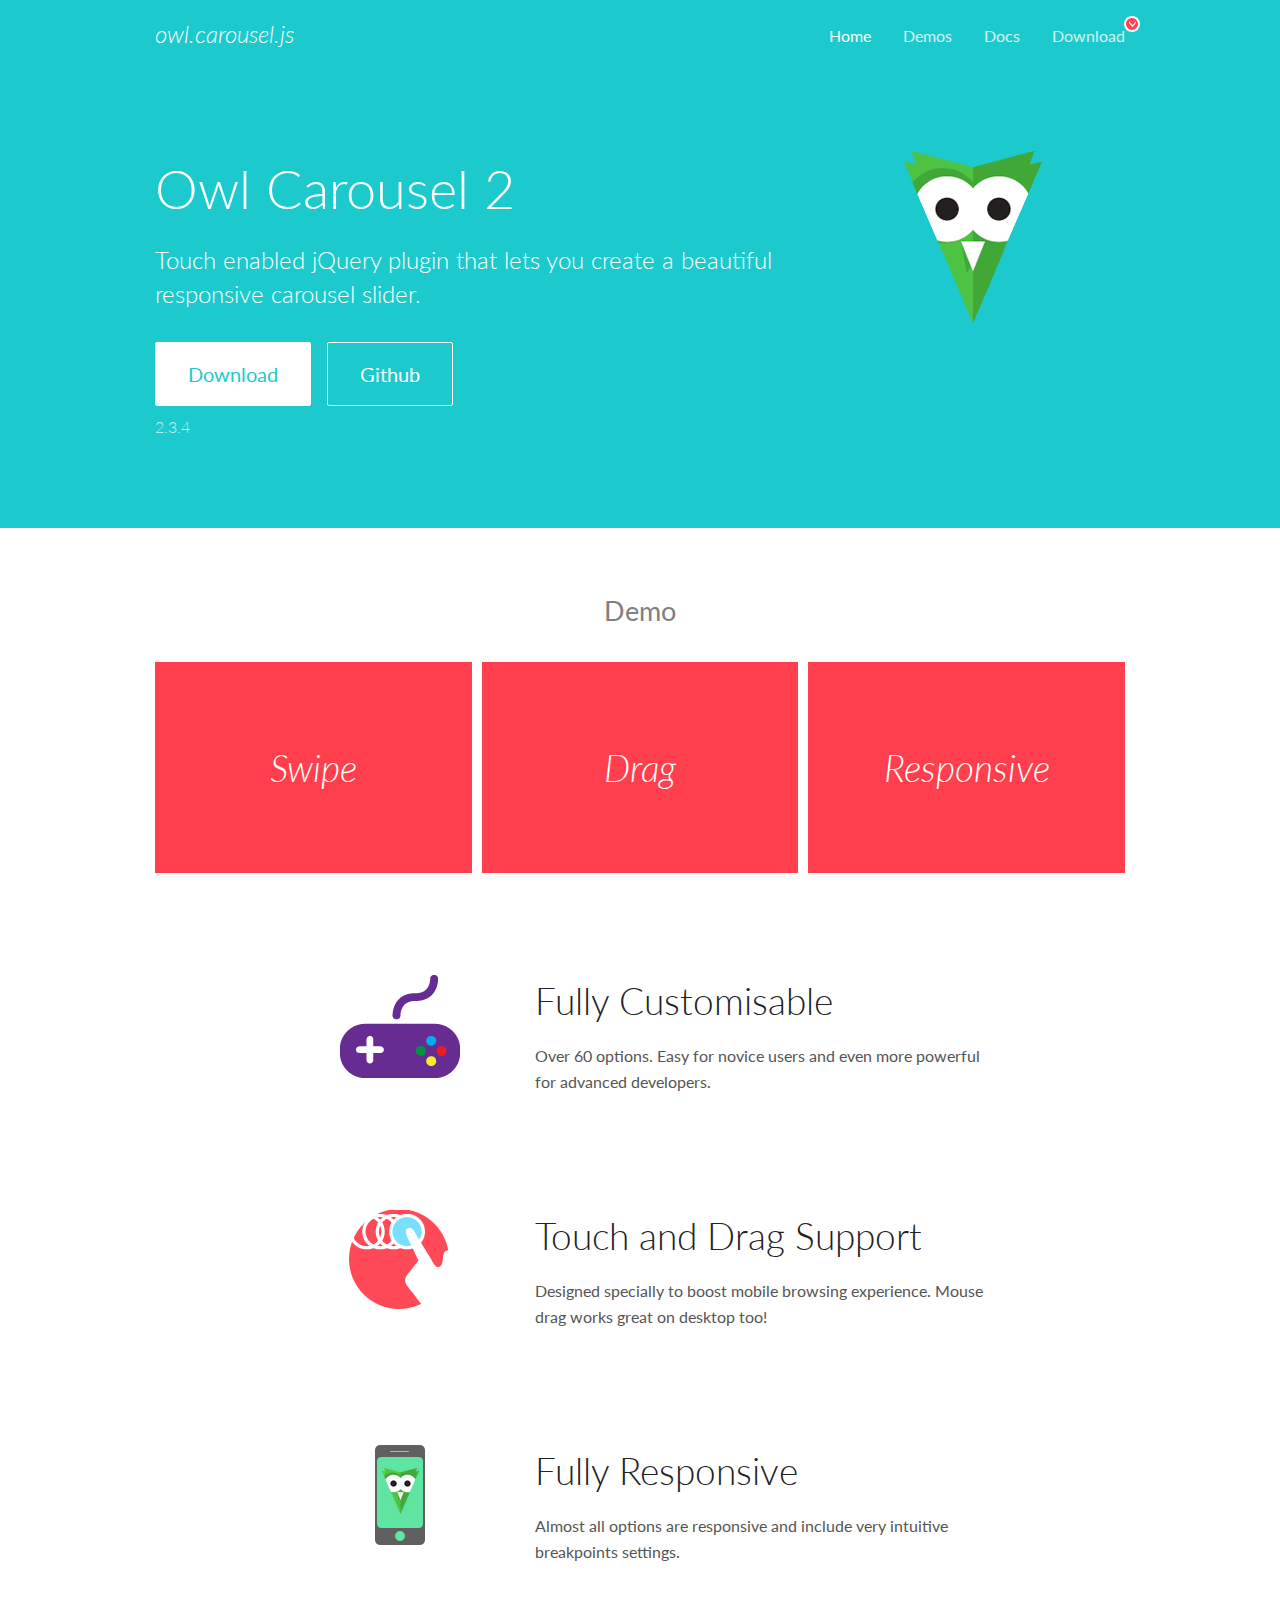
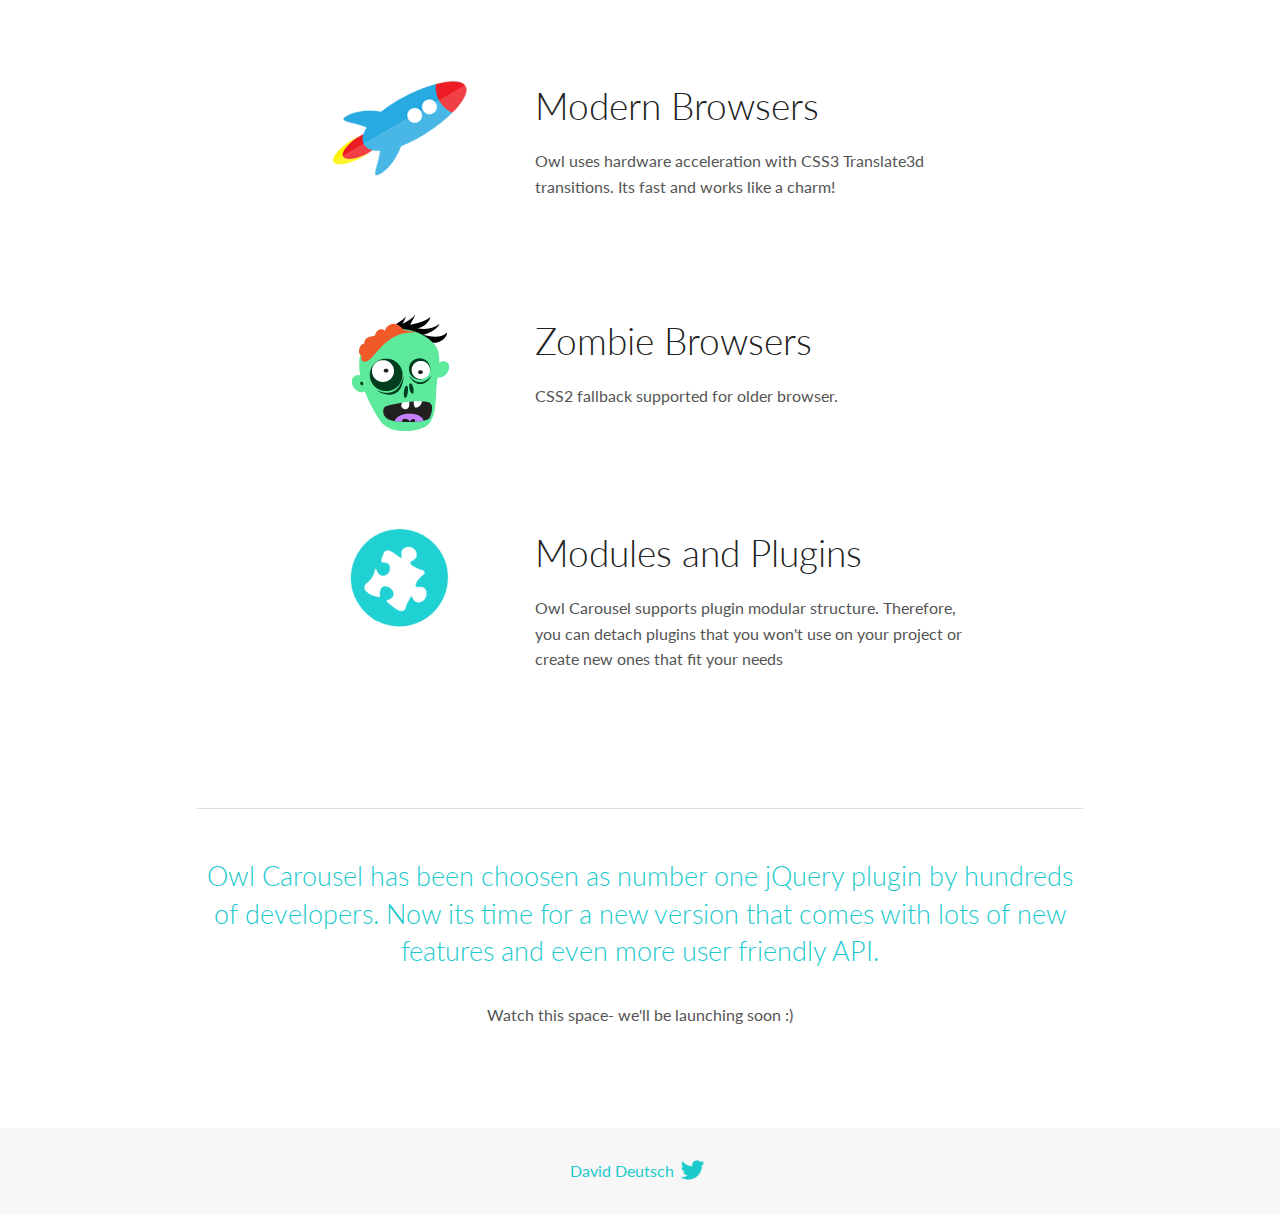
<file: OwlCarousel/OwlCarousel2-2.3.4/docs/index.html>
<!DOCTYPE html>
<html lang="en">
  <head>

    <!-- head -->
    <meta charset="utf-8">
    <meta name="msapplication-tap-highlight" content="no" />
    <meta name="viewport" content="width=device-width, initial-scale=1.0" />
    <meta name="description" content="Touch enabled jQuery plugin that lets you create beautiful responsive carousel slider.">
    <meta name="author" content="David Deutsch">
    <title>
      Home | Owl Carousel | 2.3.4
    </title>

    <!-- Stylesheets -->
    <link href='https://fonts.googleapis.com/css?family=Lato:300,400,700,400italic,300italic' rel='stylesheet' type='text/css'>
    <link rel="stylesheet" href="assets/css/docs.theme.min.css">

    <!-- Owl Stylesheets -->
    <link rel="stylesheet" href="assets/owlcarousel/assets/owl.carousel.min.css">
    <link rel="stylesheet" href="assets/owlcarousel/assets/owl.theme.default.min.css">

    <!-- HTML5 shim and Respond.js IE8 support of HTML5 elements and media queries -->

    <!--[if lt IE 9]>
      <script src="https://oss.maxcdn.com/libs/html5shiv/3.7.0/html5shiv.js"></script>
      <script src="https://oss.maxcdn.com/libs/respond.js/1.3.0/respond.min.js"></script>
    <![endif]-->

    <!-- Favicons -->
    <link rel="apple-touch-icon-precomposed" sizes="144x144" href="assets/ico/apple-touch-icon-144-precomposed.png">
    <link rel="shortcut icon" href="assets/ico/favicon.png">
    <link rel="shortcut icon" href="favicon.ico">

    <!-- Yeah i know js should not be in header. Its required for demos.-->

    <!-- javascript -->
    <script src="assets/vendors/jquery.min.js"></script>
    <script src="assets/owlcarousel/owl.carousel.js"></script>
  </head>
  <body>

    <!-- header -->
    <header class="header">
      <div class="row">
        <div class="large-12 columns">
          <div class="brand left">
            <h3>
              <a href="/OwlCarousel2/">owl.carousel.js</a> 
            </h3>
          </div>
          <a id="toggle-nav" class="right">
            <span></span> <span></span> <span></span> 
          </a> 
          <div class="nav-bar">
            <ul class="clearfix">
              <li class="active">
                <a href="/OwlCarousel2/index.html">Home</a> 
              </li>
              <li> <a href="/OwlCarousel2/demos/demos.html">Demos</a>  </li>
              <li> <a href="/OwlCarousel2/docs/started-welcome.html">Docs</a>  </li>
              <li>
                <a href="https://github.com/OwlCarousel2/OwlCarousel2/archive/2.3.4.zip">Download</a> 
                <span class="download"></span> 
              </li>
            </ul>
          </div>
        </div>
      </div>
    </header>

    <!-- home panel -->
    <section id="hero">
      <div class="row">
        <div class="large-8 medium-8 columns">
          <h1>Owl Carousel 2</h1>
          <h4>Touch enabled jQuery plugin that lets you create a beautiful responsive carousel slider.</h4>
          <a href="https://github.com/OwlCarousel2/OwlCarousel2/archive/2.3.4.zip" class="hero-button">Download</a> 
          <a href="https://github.com/OwlCarousel2/OwlCarousel2" class="hero-button outline">Github</a> 
          <p>2.3.4</p>
        </div>
        <div class="large-4 medium-4 columns">
          <img class="owl-logo" src="assets/img/owl-logo.png" alt="mr. Owl">
        </div>
      </div>
    </section>

    <!-- body -->
    <div class="home-demo">
      <div class="row">
        <div class="large-12 columns">
          <h3>Demo</h3>
          <div class="owl-carousel">
            <div class="item">
              <h2>Swipe</h2>
            </div>
            <div class="item">
              <h2>Drag</h2>
            </div>
            <div class="item">
              <h2>Responsive</h2>
            </div>
            <div class="item">
              <h2>CSS3</h2>
            </div>
            <div class="item">
              <h2>Fast</h2>
            </div>
            <div class="item">
              <h2>Easy</h2>
            </div>
            <div class="item">
              <h2>Free</h2>
            </div>
            <div class="item">
              <h2>Upgradable</h2>
            </div>
            <div class="item">
              <h2>Tons of options</h2>
            </div>
            <div class="item">
              <h2>Infinity</h2>
            </div>
            <div class="item">
              <h2>Auto Width</h2>
            </div>
          </div>
        </div>
      </div>
    </div>
    <script>
      var owl = $('.owl-carousel');
      owl.owlCarousel({
        margin: 10,
        loop: true,
        responsive: {
          0: {
            items: 1
          },
          600: {
            items: 2
          },
          1000: {
            items: 3
          }
        }
      })
    </script>

    <!-- features -->
    <div id="features">
      <div class="row">
        <div class="small-12 medium-9 small-centered columns">
          <section class="row feature">
            <div class="medium-4 small-12 columns">
              <img src="assets/img/feature-options.png" alt="">
            </div>
            <div class="medium-8 small-12 columns">
              <h2>Fully Customisable</h2>
              <p>Over 60 options. Easy for novice users and even more powerful for advanced developers.</p>
            </div>
          </section>
          <section class="row feature">
            <div class="medium-4 small-12 columns">
              <img src="assets/img/feature-drag.png" alt="">
            </div>
            <div class="medium-8 small-12 columns">
              <h2>Touch and Drag Support</h2>
              <p>Designed specially to boost mobile browsing experience. Mouse drag works great on desktop too!</p>
            </div>
          </section>
          <section class="row feature">
            <div class="medium-4 small-12 columns">
              <img src="assets/img/feature-responsive.png" alt="">
            </div>
            <div class="medium-8 small-12 columns">
              <h2>Fully Responsive</h2>
              <p>Almost all options are responsive and include very intuitive breakpoints settings.</p>
            </div>
          </section>
          <section class="row feature">
            <div class="medium-4 small-12 columns">
              <img src="assets/img/feature-modern.png" alt="">
            </div>
            <div class="medium-8 small-12 columns">
              <h2>Modern Browsers</h2>
              <p>Owl uses hardware acceleration with CSS3 Translate3d transitions. Its fast and works like a charm! </p>
            </div>
          </section>
          <section class="row feature">
            <div class="medium-4 small-12 columns">
              <img src="assets/img/feature-zombie.png" alt="">
            </div>
            <div class="medium-8 small-12 columns">
              <h2>Zombie Browsers</h2>
              <p>CSS2 fallback supported for older browser.</p>
            </div>
          </section>
          <section class="row feature">
            <div class="medium-4 small-12 columns">
              <img src="assets/img/feature-module.png" alt="">
            </div>
            <div class="medium-8 small-12 columns">
              <h2>Modules and Plugins</h2>
              <p>Owl Carousel supports plugin modular structure. Therefore, you can detach plugins that you won&#x27;t use on your project or create new ones that fit your needs</p>
            </div>
          </section>
        </div>
      </div>
    </div>

    <!-- footer -->
    <section id="teaser-text">
      <div class="row">
        <div class="small-12 medium-11 small-centered columns">
          <hr>
          <h3 id="owl-carousel-has-been-choosen-as-number-one-jquery-plugin-by-hundreds-of-developers-now-its-time-for-a-new-version-that-comes-with-lots-of-new-features-and-even-more-user-friendly-api-">Owl Carousel has been choosen as number one jQuery plugin by hundreds of developers. Now its time for a new version that comes with lots of new features and even more user friendly API.</h3>
          <p>Watch this space- we&#39;ll be launching soon :)</p>
        </div>
      </div>
    </section>

    <!-- footer -->
    <footer class="footer">
      <div class="row">
        <div class="large-12 columns">
          <h5>
            <a href="/OwlCarousel2/docs/support-contact.html">David Deutsch</a> 
            <a id="custom-tweet-button" href="https://twitter.com/share?url=https://github.com/OwlCarousel2/OwlCarousel2&text=Owl Carousel - This is so awesome! " target="_blank"></a> 
          </h5>
        </div>
      </div>
    </footer>

    <!-- vendors -->
    <script src="assets/vendors/highlight.js"></script>
    <script src="assets/js/app.js"></script>
  </body>
</html>
</file>
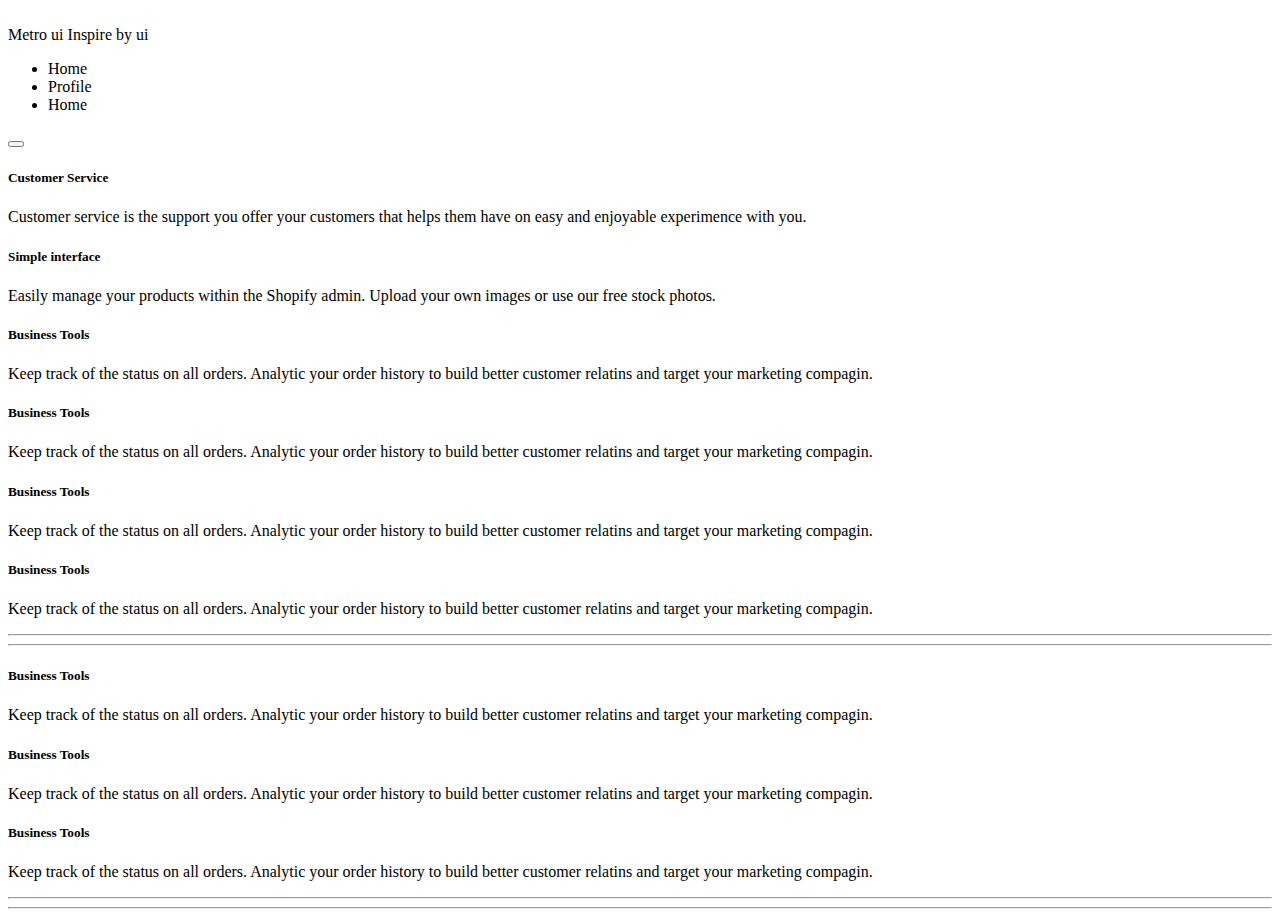
<file: metro/feature.html>
<!DOCTYPE html>
<html lang="en">

<head>
    <!-- Required meta tags -->
    <meta charset="utf-8">
    <meta name="viewport" content="width=device-width, initial-scale=1.0, maximum-scale=1.0, user-scalable=no">

    <!-- Metro 4 -->
    <link rel="stylesheet" href="https://cdn.metroui.org.ua/v4/css/metro-all.min.css">
</head>

<body>
    <div data-role="appbar" data-expand="true" class="bg-red fg-light">
        <a href="/" class="brand"><span class="mif-backspace mif-2x"></span></a>
    </div>

    <aside id="sb1" class="sidebar" data-role="sidebar" data-toggle="#sidebar-toggle">
        <div class="sidebar-header bg-red">
            <a href="/" class="fg-white sub-action" onclick="Metro.sidebar.close('#sb1'); return false;">
                <span class="mif-arrow-left mif-2x"></span>
            </a>
            <div class="avatar">
                <img data-role="gravatar">
            </div>
            <span class="title">Metro ui</span>
            <span class="subtitle">Inspire by ui</span>
        </div>
        <ul class="sidebar-menu">
            <li><a><span class="mif-home icon"></span>Home</a></li>
            <li><a><span class="mif-books icon"></span>Profile</a></li>
            <li><a><span class="mif-images icon"></span>Home</a></li>
        </ul>
    </aside>
    <main>
        <div class="h-100 p-ab">
            <button id="sidebar-toggle" class="button square">
                <span class="mif-menu"></span>
            </button>
        </div>
        <div class="container">
            <div class="grid">
                <div class="row text-center">
                    <div class="cell-lg-4">
                        <div class="card shadowed">
                            <div class="card-header"><span class="mif-home mif-3x"></span></div>
                            <div class="card-content p-2">
                                <h5>Customer Service</h5>
                                <p>Customer service is the support you offer your customers that helps them have on easy
                                    and enjoyable experimence with you.</p>
                            </div>
                        </div>
                    </div>
                    <div class="cell-lg-4">
                        <div class="card shadowed">
                            <div class="card-header"><span class="mif-airplane mif-3x"></span></div>
                            <div class="card-content p-2">
                                <h5>Simple interface</h5>
                                <p>Easily manage your products within the Shopify admin. Upload your own images or use
                                    our free stock photos.</p>
                            </div>
                        </div>
                    </div>
                    <div class="cell-lg-4">
                        <div class="card shadowed">
                            <div class="card-header"><span class="mif-tools mif-3x"></span></div>
                            <div class="card-content p-2">
                                <h5>Business Tools</h5>
                                <p>Keep track of the status on all orders. Analytic your order history to build better
                                    customer relatins and target your marketing compagin.</p>
                            </div>
                        </div>
                    </div>
                </div>
                <div class="row text-center">
                    <div class="cell-lg-4">
                        <div class="card shadowed">
                            <div class="card-header"><span class="mif-tools mif-3x"></span></div>
                            <div class="card-content p-2">
                                <h5>Business Tools</h5>
                                <p>Keep track of the status on all orders. Analytic your order history to build better
                                    customer relatins and target your marketing compagin.</p>
                            </div>
                        </div>
                    </div>
                    <div class="cell-lg-4">
                        <div class="card shadowed">
                            <div class="card-header"><span class="mif-tools mif-3x"></span></div>
                            <div class="card-content p-2">
                                <h5>Business Tools</h5>
                                <p>Keep track of the status on all orders. Analytic your order history to build better
                                    customer relatins and target your marketing compagin.</p>
                            </div>
                        </div>
                    </div>
                    <div class="cell-lg-4">
                        <div class="card shadowed">
                            <div class="card-header"><span class="mif-tools mif-3x"></span></div>
                            <div class="card-content p-2">
                                <h5>Business Tools</h5>
                                <p>Keep track of the status on all orders. Analytic your order history to build better
                                    customer relatins and target your marketing compagin.</p>
                            </div>
                        </div>
                    </div>
                </div>
            </div>
        </div>

        <div>
            <hr>
            <hr class="m-5 p-5">
        </div>

        <section id="columHeading" class="container">
            <div class="grid">
                <div class="row border">
                    <div class="cell-lg-4">
                        <div class="row">
                            <div class="cell-2">
                                <span class="mif-home icon mif-3x fg-lime"></span>
                            </div>
                            <div class="cell-10">
                                <h5>Business Tools</h5>
                                <p>Keep track of the status on all orders. Analytic your order history to build better
                                    customer relatins and target your marketing compagin.</p>
                            </div>
                        </div>
                    </div>
                    <div class="cell-lg-4">
                        <div class="row">
                            <div class="cell-2">
                                <span class="mif-home icon mif-3x fg-lime"></span>
                            </div>
                            <div class="cell-10">
                                <h5>Business Tools</h5>
                                <p>Keep track of the status on all orders. Analytic your order history to build better
                                    customer relatins and target your marketing compagin.</p>
                            </div>
                        </div>
                    </div>
                    <div class="cell-lg-4">
                        <div class="row">
                            <div class="cell-2">
                                <span class="mif-home icon mif-3x fg-lime"></span>
                            </div>
                            <div class="cell-10">
                                <h5>Business Tools</h5>
                                <p>Keep track of the status on all orders. Analytic your order history to build better
                                    customer relatins and target your marketing compagin.</p>
                            </div>
                        </div>
                    </div>
                </div>
            </div>
        </section>

        <div>
            <hr>
            <hr>
        </div>
    </main>
    <footer></footer>

    <!-- Metro 4 -->
    <script src="https://cdn.metroui.org.ua/v4/js/metro.min.js"></script>
</body>

</html>
</file>
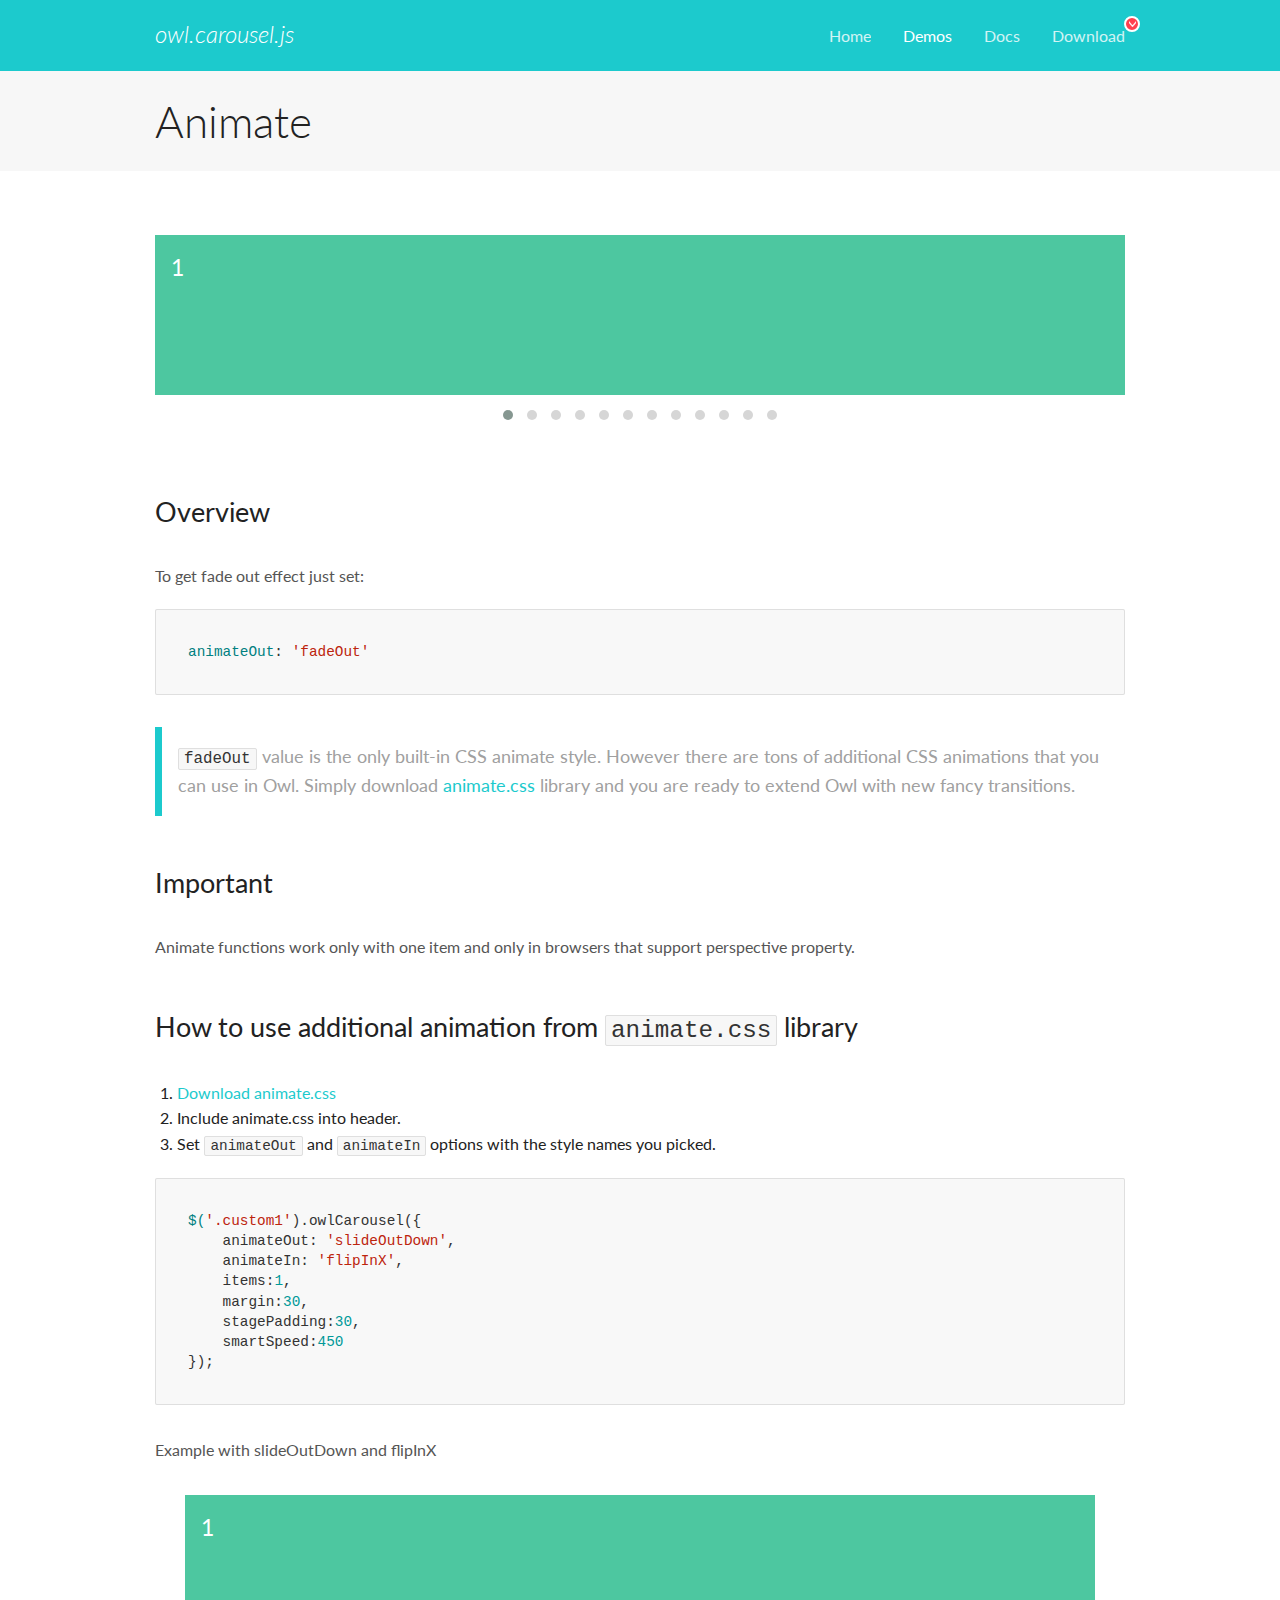
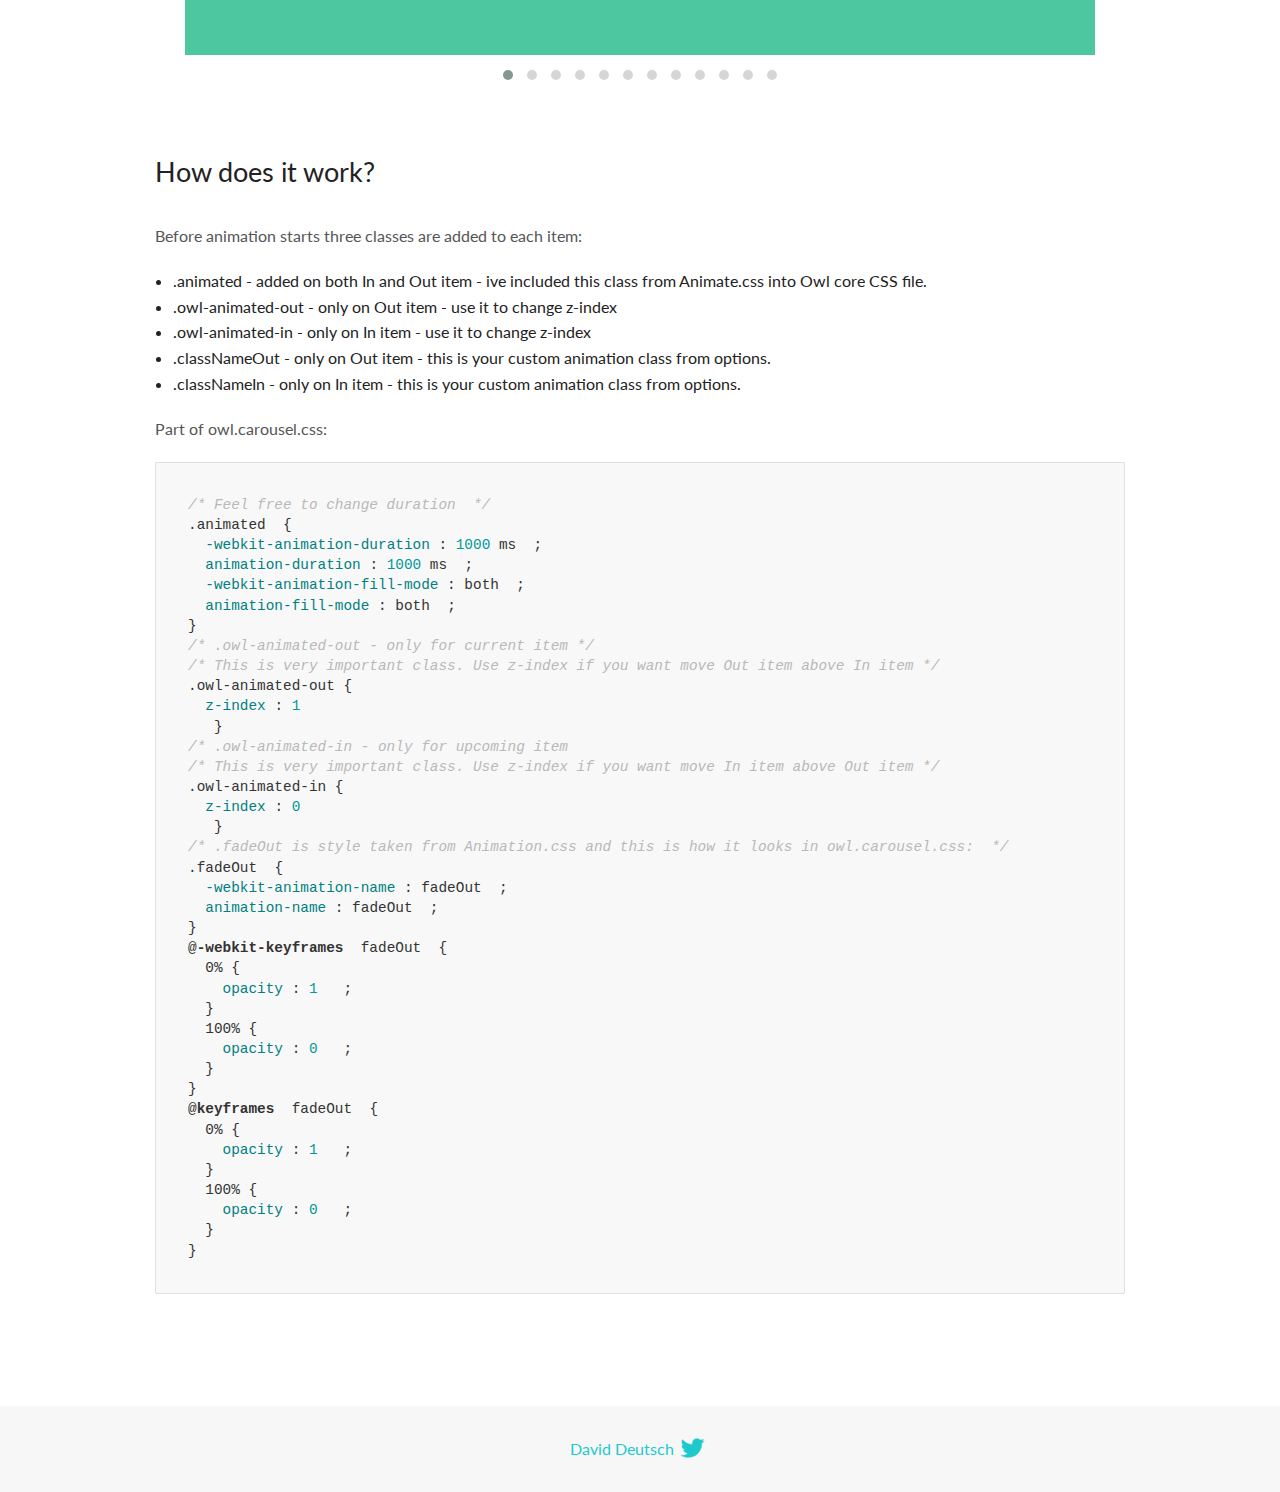
<file: OwlCarousel/OwlCarousel2-2.3.4/docs/demos/animate.html>
<!DOCTYPE html>
<html lang="en">
  <head>

    <!-- head -->
    <meta charset="utf-8">
    <meta name="msapplication-tap-highlight" content="no" />
    <meta name="viewport" content="width=device-width, initial-scale=1.0" />
    <meta name="description" content="Animate carousel">
    <meta name="author" content="David Deutsch">
    <title>
      Animate Demo | Owl Carousel | 2.3.4
    </title>

    <!-- Stylesheets -->
    <link href='https://fonts.googleapis.com/css?family=Lato:300,400,700,400italic,300italic' rel='stylesheet' type='text/css'>
    <link rel="stylesheet" href="../assets/css/docs.theme.min.css">

    <!-- Owl Stylesheets -->
    <link rel="stylesheet" href="../assets/owlcarousel/assets/owl.carousel.min.css">
    <link rel="stylesheet" href="../assets/owlcarousel/assets/owl.theme.default.min.css">

    <!-- HTML5 shim and Respond.js IE8 support of HTML5 elements and media queries -->

    <!--[if lt IE 9]>
      <script src="https://oss.maxcdn.com/libs/html5shiv/3.7.0/html5shiv.js"></script>
      <script src="https://oss.maxcdn.com/libs/respond.js/1.3.0/respond.min.js"></script>
    <![endif]-->

    <!-- Favicons -->
    <link rel="apple-touch-icon-precomposed" sizes="144x144" href="../assets/ico/apple-touch-icon-144-precomposed.png">
    <link rel="shortcut icon" href="../assets/ico/favicon.png">
    <link rel="shortcut icon" href="favicon.ico">

    <!-- Yeah i know js should not be in header. Its required for demos.-->

    <!-- javascript -->
    <script src="../assets/vendors/jquery.min.js"></script>
    <script src="../assets/owlcarousel/owl.carousel.js"></script>
  </head>
  <body>

    <!-- header -->
    <header class="header">
      <div class="row">
        <div class="large-12 columns">
          <div class="brand left">
            <h3>
              <a href="/OwlCarousel2/">owl.carousel.js</a> 
            </h3>
          </div>
          <a id="toggle-nav" class="right">
            <span></span> <span></span> <span></span> 
          </a> 
          <div class="nav-bar">
            <ul class="clearfix">
              <li> <a href="/OwlCarousel2/index.html">Home</a>  </li>
              <li class="active">
                <a href="/OwlCarousel2/demos/demos.html">Demos</a> 
              </li>
              <li> <a href="/OwlCarousel2/docs/started-welcome.html">Docs</a>  </li>
              <li>
                <a href="https://github.com/OwlCarousel2/OwlCarousel2/archive/2.3.4.zip">Download</a> 
                <span class="download"></span> 
              </li>
            </ul>
          </div>
        </div>
      </div>
    </header>

    <!-- title -->
    <section class="title">
      <div class="row">
        <div class="large-12 columns">
          <h1>Animate</h1>
        </div>
      </div>
    </section>

    <!--  Demos -->
    <section id="demos">
      <div class="row">
        <div class="large-12 columns">
          <div class="fadeOut owl-carousel owl-theme">
            <div class="item">
              <h4>1</h4>
            </div>
            <div class="item">
              <h4>2</h4>
            </div>
            <div class="item">
              <h4>3</h4>
            </div>
            <div class="item">
              <h4>4</h4>
            </div>
            <div class="item">
              <h4>5</h4>
            </div>
            <div class="item">
              <h4>6</h4>
            </div>
            <div class="item">
              <h4>7</h4>
            </div>
            <div class="item">
              <h4>8</h4>
            </div>
            <div class="item">
              <h4>9</h4>
            </div>
            <div class="item">
              <h4>10</h4>
            </div>
            <div class="item">
              <h4>11</h4>
            </div>
            <div class="item">
              <h4>12</h4>
            </div>
          </div>
          <h3 id="overview">Overview</h3>
          <p>To get fade out effect just set:</p>
          <pre><code>animateOut: &#39;fadeOut&#39;</code></pre>
          <blockquote>
            <p><code>fadeOut</code> value is the only built-in CSS animate style. However there are tons of additional CSS animations that you can use in Owl. Simply download
              <a href="https://daneden.github.io/animate.css/">animate.css</a>  library and you are ready to extend Owl with new fancy transitions.</p>
          </blockquote>
          <h3 id="important">Important</h3>
          <p>Animate functions work only with one item and only in browsers that support perspective property.</p>
          <h3 id="how-to-use-additional-animation-from-animate-css-library">How to use additional animation from <code>animate.css</code> library</h3>
          <ol>
            <li> <a href="https://daneden.github.io/animate.css/">Download animate.css</a>  </li>
            <li>Include animate.css into header.</li>
            <li>Set <code>animateOut</code> and <code>animateIn</code> options with the style names you picked.</li>
          </ol>
          <pre><code>$(&#39;.custom1&#39;).owlCarousel({
    animateOut: &#39;slideOutDown&#39;,
    animateIn: &#39;flipInX&#39;,
    items:1,
    margin:30,
    stagePadding:30,
    smartSpeed:450
});</code></pre>
          <p>Example with slideOutDown and flipInX</p>
          <div class="custom1 owl-carousel owl-theme">
            <div class="item">
              <h4>1</h4>
            </div>
            <div class="item">
              <h4>2</h4>
            </div>
            <div class="item">
              <h4>3</h4>
            </div>
            <div class="item">
              <h4>4</h4>
            </div>
            <div class="item">
              <h4>5</h4>
            </div>
            <div class="item">
              <h4>6</h4>
            </div>
            <div class="item">
              <h4>7</h4>
            </div>
            <div class="item">
              <h4>8</h4>
            </div>
            <div class="item">
              <h4>9</h4>
            </div>
            <div class="item">
              <h4>10</h4>
            </div>
            <div class="item">
              <h4>11</h4>
            </div>
            <div class="item">
              <h4>12</h4>
            </div>
          </div>
          <h3 id="how-does-it-work-">How does it work?</h3>
          <p>Before animation starts three classes are added to each item:</p>
          <ul>
            <li>.animated - added on both In and Out item - ive included this class from Animate.css into Owl core CSS file.</li>
            <li>.owl-animated-out - only on Out item - use it to change z-index</li>
            <li>.owl-animated-in - only on In item - use it to change z-index</li>
            <li>.classNameOut - only on Out item - this is your custom animation class from options.</li>
            <li>.classNameIn - only on In item - this is your custom animation class from options.</li>
          </ul>
          <p>Part of owl.carousel.css:</p>
          <pre><code class="language-css"><span class="comment">/* Feel free to change duration  */</span> 
<span class="class">.animated</span>  <span class="rules">{
  <span class="rule"><span class="attribute">-webkit-animation-duration</span> :<span class="value"> <span class="number">1000</span> ms</span> </span> ;
  <span class="rule"><span class="attribute">animation-duration</span> :<span class="value"> <span class="number">1000</span> ms</span> </span> ;
  <span class="rule"><span class="attribute">-webkit-animation-fill-mode</span> :<span class="value"> both</span> </span> ;
  <span class="rule"><span class="attribute">animation-fill-mode</span> :<span class="value"> both</span> </span> ;
<span class="rule">}</span> </span> 
<span class="comment">/* .owl-animated-out - only for current item */</span> 
<span class="comment">/* This is very important class. Use z-index if you want move Out item above In item */</span> 
<span class="class">.owl-animated-out</span> <span class="rules">{
  <span class="rule"><span class="attribute">z-index</span> :<span class="value"> <span class="number">1</span> 
</span> </span> </span> }
<span class="comment">/* .owl-animated-in - only for upcoming item
/* This is very important class. Use z-index if you want move In item above Out item */</span> 
<span class="class">.owl-animated-in</span> <span class="rules">{
  <span class="rule"><span class="attribute">z-index</span> :<span class="value"> <span class="number">0</span> 
</span> </span> </span> }
<span class="comment">/* .fadeOut is style taken from Animation.css and this is how it looks in owl.carousel.css:  */</span> 
<span class="class">.fadeOut</span>  <span class="rules">{
  <span class="rule"><span class="attribute">-webkit-animation-name</span> :<span class="value"> fadeOut</span> </span> ;
  <span class="rule"><span class="attribute">animation-name</span> :<span class="value"> fadeOut</span> </span> ;
<span class="rule">}</span> </span> 
<span class="at_rule">@<span class="keyword">-webkit-keyframes</span>  fadeOut </span> {
  0% <span class="rules">{
    <span class="rule"><span class="attribute">opacity</span> :<span class="value"> <span class="number">1</span> </span> </span> ;
  <span class="rule">}</span> </span> 
  100% <span class="rules">{
    <span class="rule"><span class="attribute">opacity</span> :<span class="value"> <span class="number">0</span> </span> </span> ;
  <span class="rule">}</span> </span> 
}
<span class="at_rule">@<span class="keyword">keyframes</span>  fadeOut </span> {
  0% <span class="rules">{
    <span class="rule"><span class="attribute">opacity</span> :<span class="value"> <span class="number">1</span> </span> </span> ;
  <span class="rule">}</span> </span> 
  100% <span class="rules">{
    <span class="rule"><span class="attribute">opacity</span> :<span class="value"> <span class="number">0</span> </span> </span> ;
  <span class="rule">}</span> </span> 
}</code></pre>
          <link rel="stylesheet" href="../assets/css/animate.css">
          <script>
            jQuery(document).ready(function($) {
              $('.fadeOut').owlCarousel({
                items: 1,
                animateOut: 'fadeOut',
                loop: true,
                margin: 10,
              });
              $('.custom1').owlCarousel({
                animateOut: 'slideOutDown',
                animateIn: 'flipInX',
                items: 1,
                margin: 30,
                stagePadding: 30,
                smartSpeed: 450
              });
            });
          </script>
        </div>
      </div>
    </section>

    <!-- footer -->
    <footer class="footer">
      <div class="row">
        <div class="large-12 columns">
          <h5>
            <a href="/OwlCarousel2/docs/support-contact.html">David Deutsch</a> 
            <a id="custom-tweet-button" href="https://twitter.com/share?url=https://github.com/OwlCarousel2/OwlCarousel2&text=Owl Carousel - This is so awesome! " target="_blank"></a> 
          </h5>
        </div>
      </div>
    </footer>

    <!-- vendors -->
    <script src="../assets/vendors/highlight.js"></script>
    <script src="../assets/js/app.js"></script>
  </body>
</html>
</file>
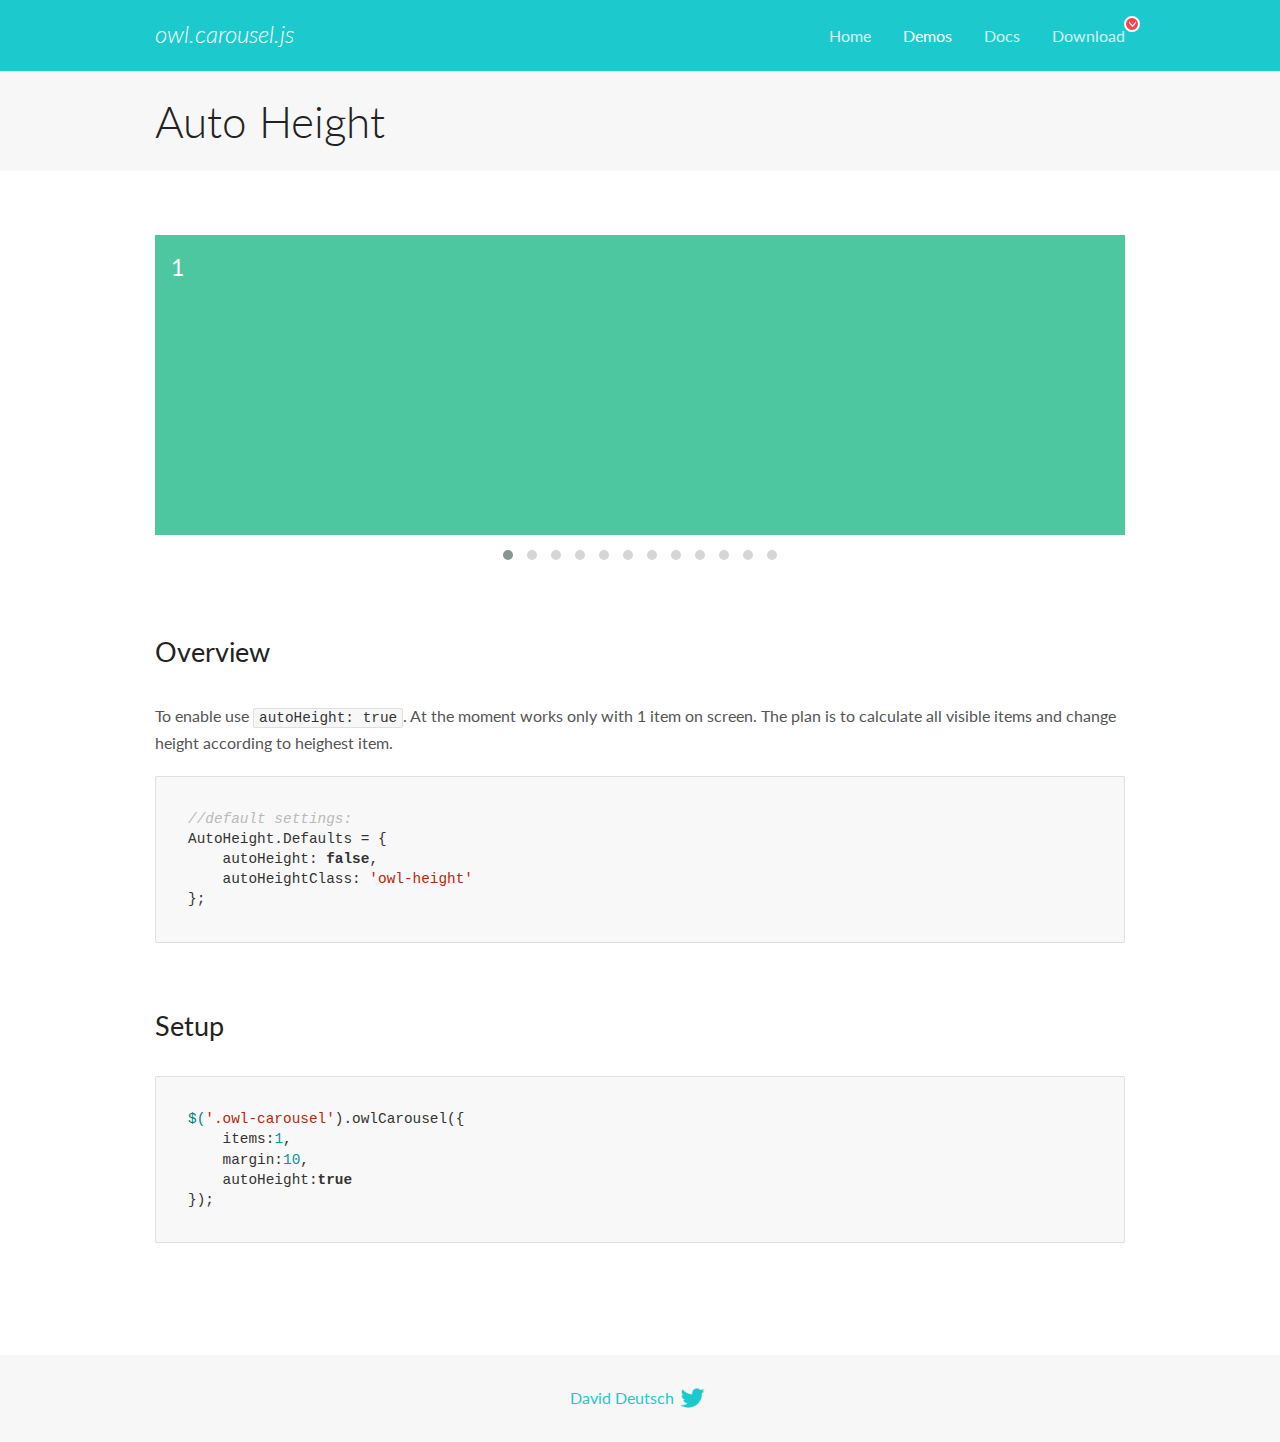
<file: OwlCarousel/OwlCarousel2-2.3.4/docs/demos/autoheight.html>
<!DOCTYPE html>
<html lang="en">
  <head>

    <!-- head -->
    <meta charset="utf-8">
    <meta name="msapplication-tap-highlight" content="no" />
    <meta name="viewport" content="width=device-width, initial-scale=1.0" />
    <meta name="description" content="autoHeight usage demo">
    <meta name="author" content="David Deutsch">
    <title>
      Auto Height Demo | Owl Carousel | 2.3.4
    </title>

    <!-- Stylesheets -->
    <link href='https://fonts.googleapis.com/css?family=Lato:300,400,700,400italic,300italic' rel='stylesheet' type='text/css'>
    <link rel="stylesheet" href="../assets/css/docs.theme.min.css">

    <!-- Owl Stylesheets -->
    <link rel="stylesheet" href="../assets/owlcarousel/assets/owl.carousel.min.css">
    <link rel="stylesheet" href="../assets/owlcarousel/assets/owl.theme.default.min.css">

    <!-- HTML5 shim and Respond.js IE8 support of HTML5 elements and media queries -->

    <!--[if lt IE 9]>
      <script src="https://oss.maxcdn.com/libs/html5shiv/3.7.0/html5shiv.js"></script>
      <script src="https://oss.maxcdn.com/libs/respond.js/1.3.0/respond.min.js"></script>
    <![endif]-->

    <!-- Favicons -->
    <link rel="apple-touch-icon-precomposed" sizes="144x144" href="../assets/ico/apple-touch-icon-144-precomposed.png">
    <link rel="shortcut icon" href="../assets/ico/favicon.png">
    <link rel="shortcut icon" href="favicon.ico">

    <!-- Yeah i know js should not be in header. Its required for demos.-->

    <!-- javascript -->
    <script src="../assets/vendors/jquery.min.js"></script>
    <script src="../assets/owlcarousel/owl.carousel.js"></script>
  </head>
  <body>

    <!-- header -->
    <header class="header">
      <div class="row">
        <div class="large-12 columns">
          <div class="brand left">
            <h3>
              <a href="/OwlCarousel2/">owl.carousel.js</a> 
            </h3>
          </div>
          <a id="toggle-nav" class="right">
            <span></span> <span></span> <span></span> 
          </a> 
          <div class="nav-bar">
            <ul class="clearfix">
              <li> <a href="/OwlCarousel2/index.html">Home</a>  </li>
              <li class="active">
                <a href="/OwlCarousel2/demos/demos.html">Demos</a> 
              </li>
              <li> <a href="/OwlCarousel2/docs/started-welcome.html">Docs</a>  </li>
              <li>
                <a href="https://github.com/OwlCarousel2/OwlCarousel2/archive/2.3.4.zip">Download</a> 
                <span class="download"></span> 
              </li>
            </ul>
          </div>
        </div>
      </div>
    </header>

    <!-- title -->
    <section class="title">
      <div class="row">
        <div class="large-12 columns">
          <h1>Auto Height</h1>
        </div>
      </div>
    </section>

    <!--  Demos -->
    <section id="demos">
      <div class="row">
        <div class="large-12 columns">
          <div class="owl-carousel owl-theme">
            <div class="item" style="height:300px">
              <h4>1</h4>
            </div>
            <div class="item" style="height:100px">
              <h4>2</h4>
            </div>
            <div class="item" style="height:500px">
              <h4>3</h4>
            </div>
            <div class="item" style="height:250px">
              <h4>4</h4>
            </div>
            <div class="item" style="height:400px">
              <h4>5</h4>
            </div>
            <div class="item" style="height:500px">
              <h4>6</h4>
            </div>
            <div class="item" style="height:600px">
              <h4>7</h4>
            </div>
            <div class="item" style="height:400px">
              <h4>8</h4>
            </div>
            <div class="item" style="height:300px">
              <h4>9</h4>
            </div>
            <div class="item" style="height:350px">
              <h4>10</h4>
            </div>
            <div class="item" style="height:200px">
              <h4>11</h4>
            </div>
            <div class="item" style="height:150px">
              <h4>12</h4>
            </div>
          </div>
          <h3 id="overview">Overview</h3>
          <p>To enable use <code>autoHeight: true</code>. At the moment works only with 1 item on screen. The plan is to calculate all visible items and change height according to heighest item.</p>
          <pre><code>//default settings:
AutoHeight.Defaults = {
    autoHeight: false,
    autoHeightClass: &#39;owl-height&#39;
};</code></pre>
          <h3 id="setup">Setup</h3>
          <pre><code>$(&#39;.owl-carousel&#39;).owlCarousel({
    items:1,
    margin:10,
    autoHeight:true
});</code></pre>
          <script>
            $(document).ready(function() {
              $('.owl-carousel').owlCarousel({
                items: 1,
                margin: 10,
                autoHeight: true
              });
            })
          </script>
        </div>
      </div>
    </section>

    <!-- footer -->
    <footer class="footer">
      <div class="row">
        <div class="large-12 columns">
          <h5>
            <a href="/OwlCarousel2/docs/support-contact.html">David Deutsch</a> 
            <a id="custom-tweet-button" href="https://twitter.com/share?url=https://github.com/OwlCarousel2/OwlCarousel2&text=Owl Carousel - This is so awesome! " target="_blank"></a> 
          </h5>
        </div>
      </div>
    </footer>

    <!-- vendors -->
    <script src="../assets/vendors/highlight.js"></script>
    <script src="../assets/js/app.js"></script>
  </body>
</html>
</file>
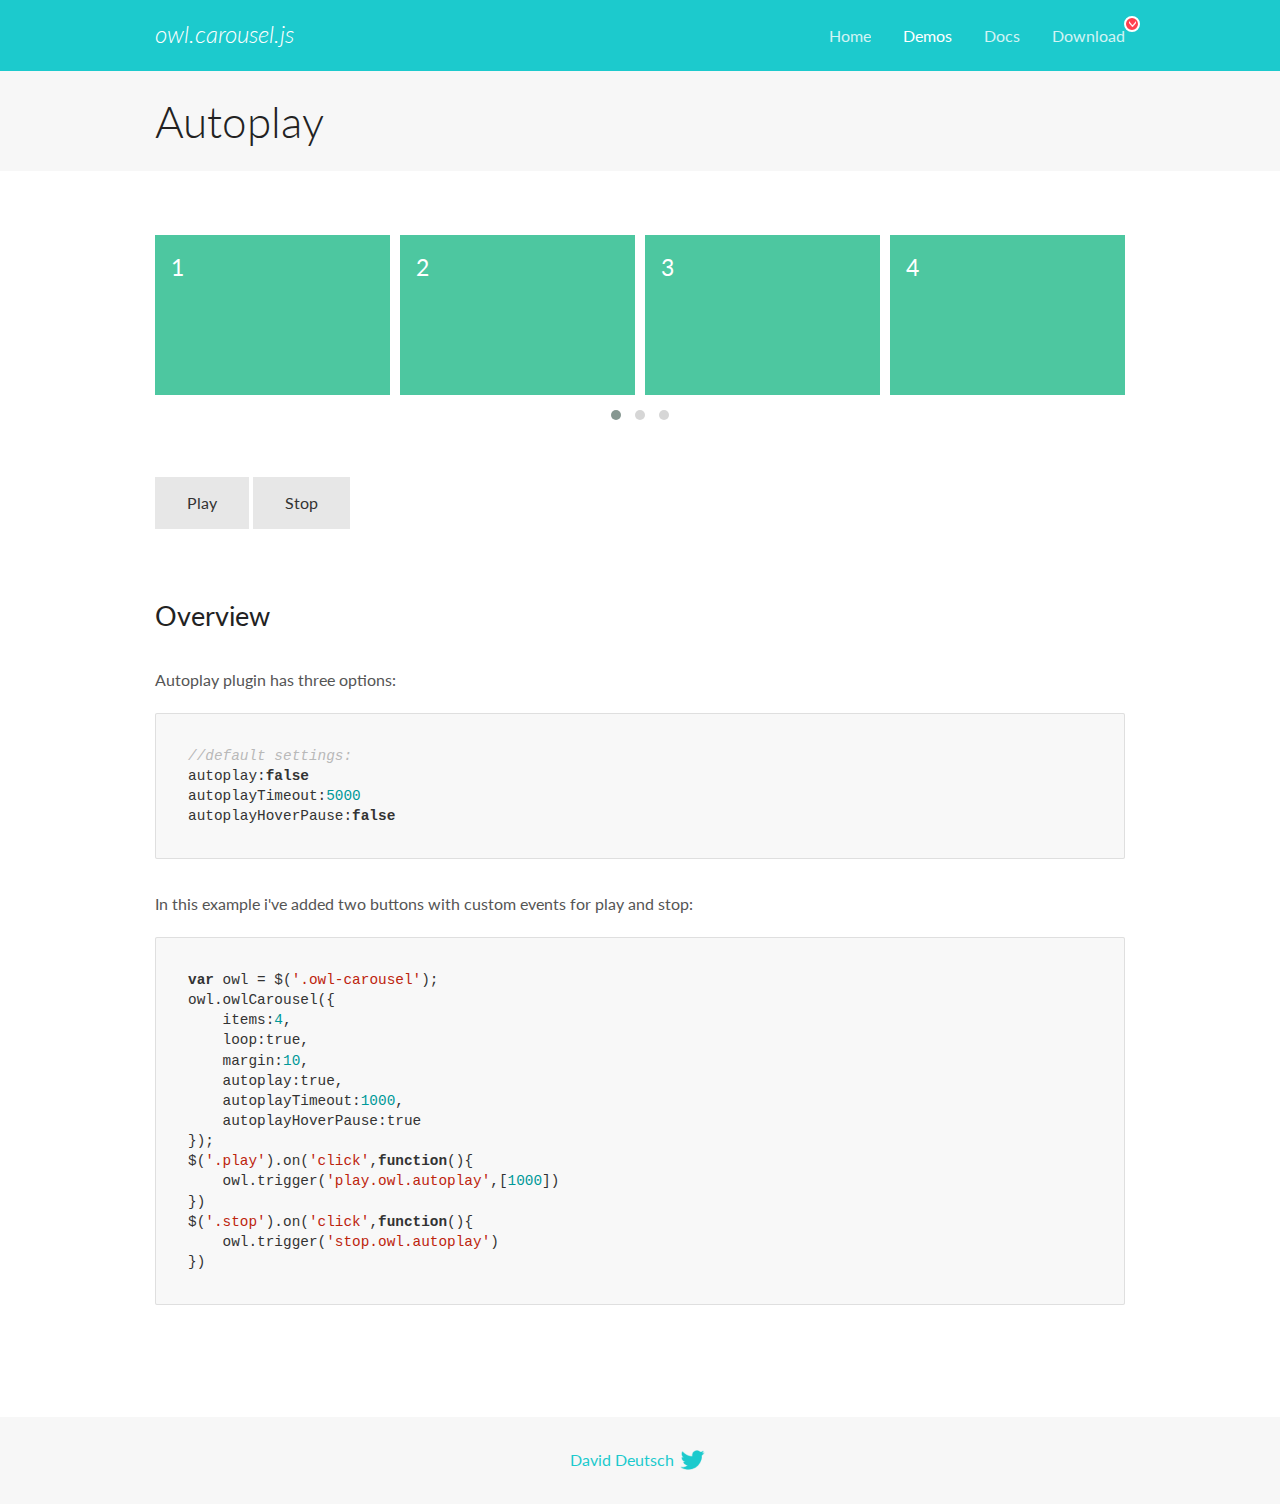
<file: OwlCarousel/OwlCarousel2-2.3.4/docs/demos/autoplay.html>
<!DOCTYPE html>
<html lang="en">
  <head>

    <!-- head -->
    <meta charset="utf-8">
    <meta name="msapplication-tap-highlight" content="no" />
    <meta name="viewport" content="width=device-width, initial-scale=1.0" />
    <meta name="description" content="Autoplay usage demo">
    <meta name="author" content="David Deutsch">
    <title>
      Autoplay Demo | Owl Carousel | 2.3.4
    </title>

    <!-- Stylesheets -->
    <link href='https://fonts.googleapis.com/css?family=Lato:300,400,700,400italic,300italic' rel='stylesheet' type='text/css'>
    <link rel="stylesheet" href="../assets/css/docs.theme.min.css">

    <!-- Owl Stylesheets -->
    <link rel="stylesheet" href="../assets/owlcarousel/assets/owl.carousel.min.css">
    <link rel="stylesheet" href="../assets/owlcarousel/assets/owl.theme.default.min.css">

    <!-- HTML5 shim and Respond.js IE8 support of HTML5 elements and media queries -->

    <!--[if lt IE 9]>
      <script src="https://oss.maxcdn.com/libs/html5shiv/3.7.0/html5shiv.js"></script>
      <script src="https://oss.maxcdn.com/libs/respond.js/1.3.0/respond.min.js"></script>
    <![endif]-->

    <!-- Favicons -->
    <link rel="apple-touch-icon-precomposed" sizes="144x144" href="../assets/ico/apple-touch-icon-144-precomposed.png">
    <link rel="shortcut icon" href="../assets/ico/favicon.png">
    <link rel="shortcut icon" href="favicon.ico">

    <!-- Yeah i know js should not be in header. Its required for demos.-->

    <!-- javascript -->
    <script src="../assets/vendors/jquery.min.js"></script>
    <script src="../assets/owlcarousel/owl.carousel.js"></script>
  </head>
  <body>

    <!-- header -->
    <header class="header">
      <div class="row">
        <div class="large-12 columns">
          <div class="brand left">
            <h3>
              <a href="/OwlCarousel2/">owl.carousel.js</a> 
            </h3>
          </div>
          <a id="toggle-nav" class="right">
            <span></span> <span></span> <span></span> 
          </a> 
          <div class="nav-bar">
            <ul class="clearfix">
              <li> <a href="/OwlCarousel2/index.html">Home</a>  </li>
              <li class="active">
                <a href="/OwlCarousel2/demos/demos.html">Demos</a> 
              </li>
              <li> <a href="/OwlCarousel2/docs/started-welcome.html">Docs</a>  </li>
              <li>
                <a href="https://github.com/OwlCarousel2/OwlCarousel2/archive/2.3.4.zip">Download</a> 
                <span class="download"></span> 
              </li>
            </ul>
          </div>
        </div>
      </div>
    </header>

    <!-- title -->
    <section class="title">
      <div class="row">
        <div class="large-12 columns">
          <h1>Autoplay</h1>
        </div>
      </div>
    </section>

    <!--  Demos -->
    <section id="demos">
      <div class="row">
        <div class="large-12 columns">
          <div class="owl-carousel owl-theme">
            <div class="item">
              <h4>1</h4>
            </div>
            <div class="item">
              <h4>2</h4>
            </div>
            <div class="item">
              <h4>3</h4>
            </div>
            <div class="item">
              <h4>4</h4>
            </div>
            <div class="item">
              <h4>5</h4>
            </div>
            <div class="item">
              <h4>6</h4>
            </div>
            <div class="item">
              <h4>7</h4>
            </div>
            <div class="item">
              <h4>8</h4>
            </div>
            <div class="item">
              <h4>9</h4>
            </div>
            <div class="item">
              <h4>10</h4>
            </div>
            <div class="item">
              <h4>11</h4>
            </div>
            <div class="item">
              <h4>12</h4>
            </div>
          </div>
          <a class="button secondary play">Play</a> 
          <a class="button secondary stop">Stop</a> 
          <h3 id="overview">Overview</h3>
          <p>Autoplay plugin has three options:</p>
          <pre><code>//default settings:
autoplay:false
autoplayTimeout:5000
autoplayHoverPause:false</code></pre>
          <p>In this example i&#39;ve added two buttons with custom events for play and stop:</p>
          <pre><code>var owl = $(&#39;.owl-carousel&#39;);
owl.owlCarousel({
    items:4,
    loop:true,
    margin:10,
    autoplay:true,
    autoplayTimeout:1000,
    autoplayHoverPause:true
});
$(&#39;.play&#39;).on(&#39;click&#39;,function(){
    owl.trigger(&#39;play.owl.autoplay&#39;,[1000])
})
$(&#39;.stop&#39;).on(&#39;click&#39;,function(){
    owl.trigger(&#39;stop.owl.autoplay&#39;)
})</code></pre>
          <script>
            $(document).ready(function() {
              var owl = $('.owl-carousel');
              owl.owlCarousel({
                items: 4,
                loop: true,
                margin: 10,
                autoplay: true,
                autoplayTimeout: 1000,
                autoplayHoverPause: true
              });
              $('.play').on('click', function() {
                owl.trigger('play.owl.autoplay', [1000])
              })
              $('.stop').on('click', function() {
                owl.trigger('stop.owl.autoplay')
              })
            })
          </script>
        </div>
      </div>
    </section>

    <!-- footer -->
    <footer class="footer">
      <div class="row">
        <div class="large-12 columns">
          <h5>
            <a href="/OwlCarousel2/docs/support-contact.html">David Deutsch</a> 
            <a id="custom-tweet-button" href="https://twitter.com/share?url=https://github.com/OwlCarousel2/OwlCarousel2&text=Owl Carousel - This is so awesome! " target="_blank"></a> 
          </h5>
        </div>
      </div>
    </footer>

    <!-- vendors -->
    <script src="../assets/vendors/highlight.js"></script>
    <script src="../assets/js/app.js"></script>
  </body>
</html>
</file>
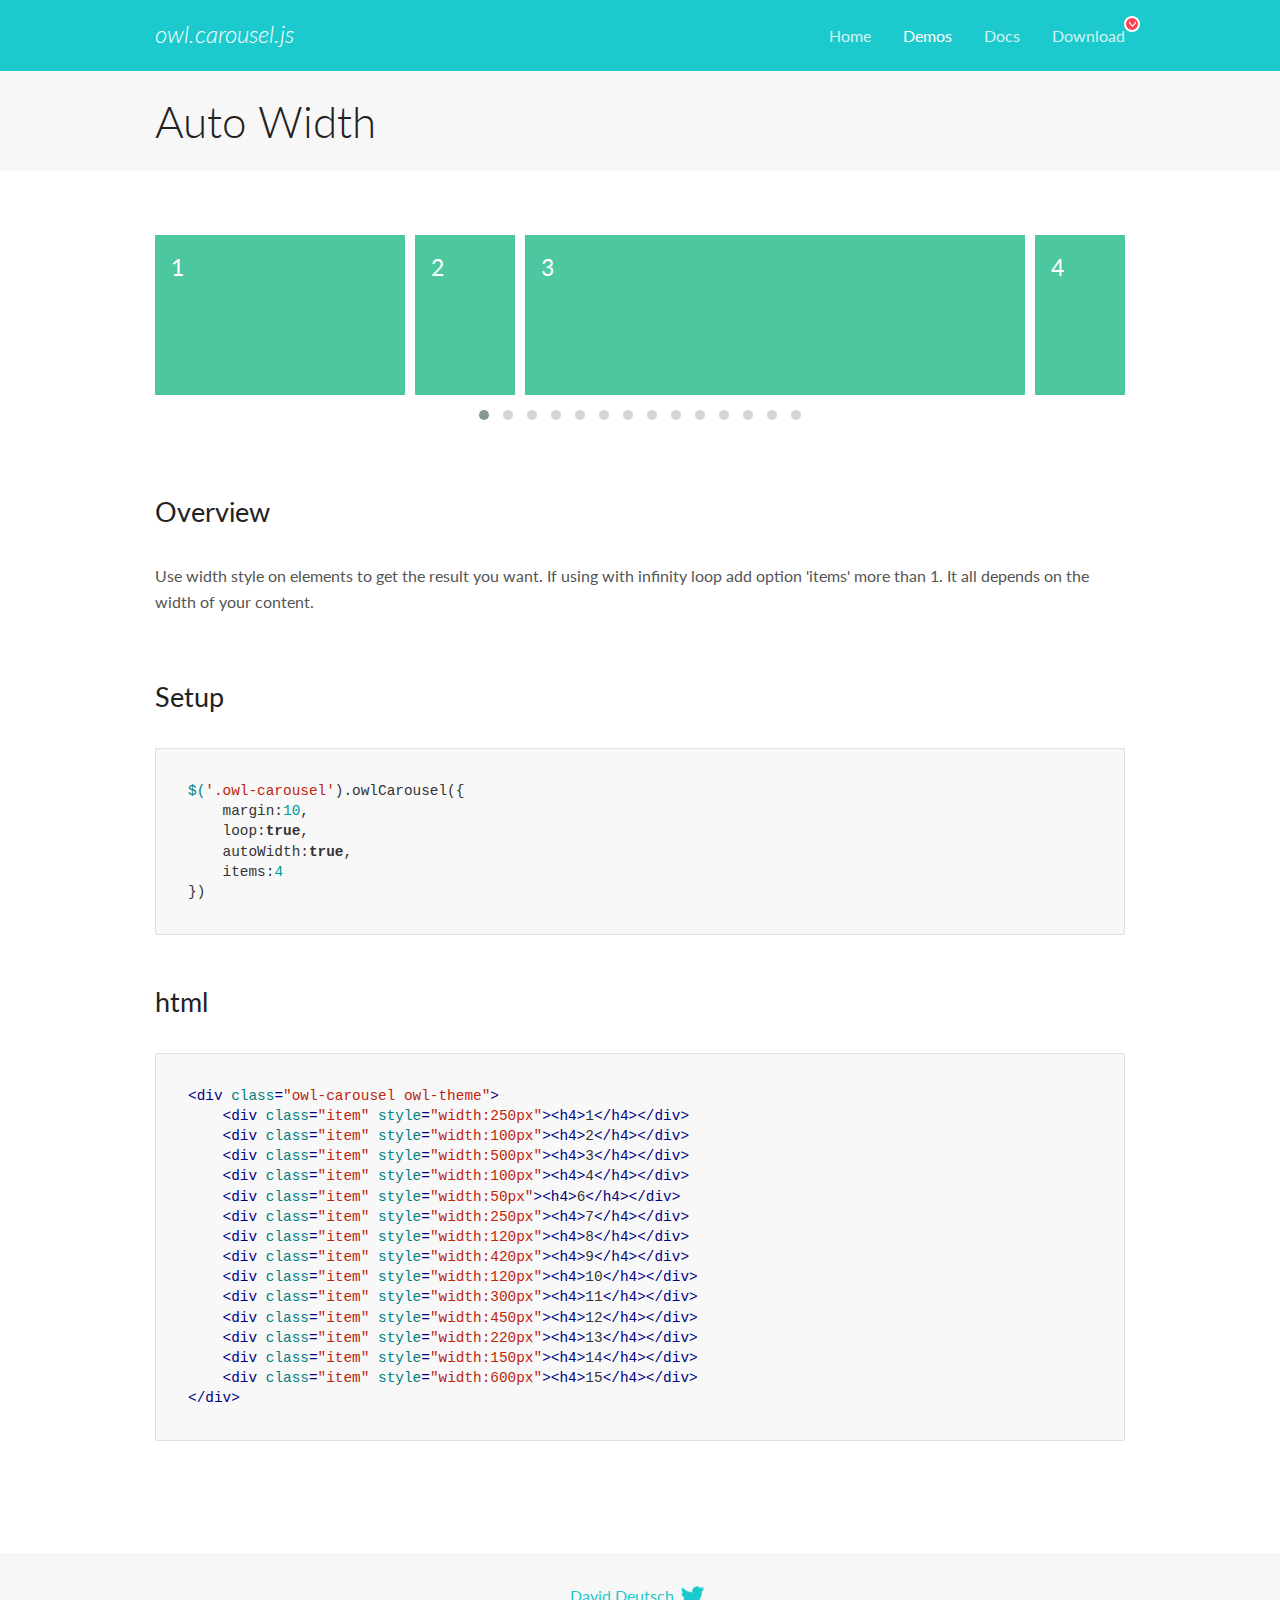
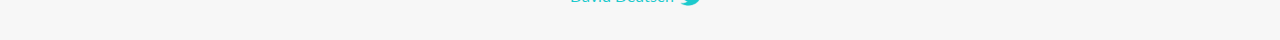
<file: OwlCarousel/OwlCarousel2-2.3.4/docs/demos/autowidth.html>
<!DOCTYPE html>
<html lang="en">
  <head>

    <!-- head -->
    <meta charset="utf-8">
    <meta name="msapplication-tap-highlight" content="no" />
    <meta name="viewport" content="width=device-width, initial-scale=1.0" />
    <meta name="description" content="Auto Width">
    <meta name="author" content="David Deutsch">
    <title>
      Auto Width Demo | Owl Carousel | 2.3.4
    </title>

    <!-- Stylesheets -->
    <link href='https://fonts.googleapis.com/css?family=Lato:300,400,700,400italic,300italic' rel='stylesheet' type='text/css'>
    <link rel="stylesheet" href="../assets/css/docs.theme.min.css">

    <!-- Owl Stylesheets -->
    <link rel="stylesheet" href="../assets/owlcarousel/assets/owl.carousel.min.css">
    <link rel="stylesheet" href="../assets/owlcarousel/assets/owl.theme.default.min.css">

    <!-- HTML5 shim and Respond.js IE8 support of HTML5 elements and media queries -->

    <!--[if lt IE 9]>
      <script src="https://oss.maxcdn.com/libs/html5shiv/3.7.0/html5shiv.js"></script>
      <script src="https://oss.maxcdn.com/libs/respond.js/1.3.0/respond.min.js"></script>
    <![endif]-->

    <!-- Favicons -->
    <link rel="apple-touch-icon-precomposed" sizes="144x144" href="../assets/ico/apple-touch-icon-144-precomposed.png">
    <link rel="shortcut icon" href="../assets/ico/favicon.png">
    <link rel="shortcut icon" href="favicon.ico">

    <!-- Yeah i know js should not be in header. Its required for demos.-->

    <!-- javascript -->
    <script src="../assets/vendors/jquery.min.js"></script>
    <script src="../assets/owlcarousel/owl.carousel.js"></script>
  </head>
  <body>

    <!-- header -->
    <header class="header">
      <div class="row">
        <div class="large-12 columns">
          <div class="brand left">
            <h3>
              <a href="/OwlCarousel2/">owl.carousel.js</a> 
            </h3>
          </div>
          <a id="toggle-nav" class="right">
            <span></span> <span></span> <span></span> 
          </a> 
          <div class="nav-bar">
            <ul class="clearfix">
              <li> <a href="/OwlCarousel2/index.html">Home</a>  </li>
              <li class="active">
                <a href="/OwlCarousel2/demos/demos.html">Demos</a> 
              </li>
              <li> <a href="/OwlCarousel2/docs/started-welcome.html">Docs</a>  </li>
              <li>
                <a href="https://github.com/OwlCarousel2/OwlCarousel2/archive/2.3.4.zip">Download</a> 
                <span class="download"></span> 
              </li>
            </ul>
          </div>
        </div>
      </div>
    </header>

    <!-- title -->
    <section class="title">
      <div class="row">
        <div class="large-12 columns">
          <h1>Auto Width</h1>
        </div>
      </div>
    </section>

    <!--  Demos -->
    <section id="demos">
      <div class="row">
        <div class="large-12 columns">
          <div class="owl-carousel owl-theme">
            <div class="item" style="width:250px">
              <h4>1</h4>
            </div>
            <div class="item" style="width:100px">
              <h4>2</h4>
            </div>
            <div class="item" style="width:500px">
              <h4>3</h4>
            </div>
            <div class="item" style="width:100px">
              <h4>4</h4>
            </div>
            <div class="item" style="width:50px">
              <h4>6</h4>
            </div>
            <div class="item" style="width:250px">
              <h4>7</h4>
            </div>
            <div class="item" style="width:120px">
              <h4>8</h4>
            </div>
            <div class="item" style="width:420px">
              <h4>9</h4>
            </div>
            <div class="item" style="width:120px">
              <h4>10</h4>
            </div>
            <div class="item" style="width:300px">
              <h4>11</h4>
            </div>
            <div class="item" style="width:450px">
              <h4>12</h4>
            </div>
            <div class="item" style="width:220px">
              <h4>13</h4>
            </div>
            <div class="item" style="width:150px">
              <h4>14</h4>
            </div>
            <div class="item" style="width:600px">
              <h4>15</h4>
            </div>
          </div>
          <h3 id="overview">Overview</h3>
          <p>Use width style on elements to get the result you want. If using with infinity loop add option &#39;items&#39; more than 1. It all depends on the width of your content.</p>
          <h3 id="setup">Setup</h3>
          <pre><code>$(&#39;.owl-carousel&#39;).owlCarousel({
    margin:10,
    loop:true,
    autoWidth:true,
    items:4
})</code></pre>
          <h3 id="html">html</h3>
          <pre><code>&lt;div class=&quot;owl-carousel owl-theme&quot;&gt;
    &lt;div class=&quot;item&quot; style=&quot;width:250px&quot;&gt;&lt;h4&gt;1&lt;/h4&gt;&lt;/div&gt;
    &lt;div class=&quot;item&quot; style=&quot;width:100px&quot;&gt;&lt;h4&gt;2&lt;/h4&gt;&lt;/div&gt;
    &lt;div class=&quot;item&quot; style=&quot;width:500px&quot;&gt;&lt;h4&gt;3&lt;/h4&gt;&lt;/div&gt;
    &lt;div class=&quot;item&quot; style=&quot;width:100px&quot;&gt;&lt;h4&gt;4&lt;/h4&gt;&lt;/div&gt;
    &lt;div class=&quot;item&quot; style=&quot;width:50px&quot;&gt;&lt;h4&gt;6&lt;/h4&gt;&lt;/div&gt;
    &lt;div class=&quot;item&quot; style=&quot;width:250px&quot;&gt;&lt;h4&gt;7&lt;/h4&gt;&lt;/div&gt;
    &lt;div class=&quot;item&quot; style=&quot;width:120px&quot;&gt;&lt;h4&gt;8&lt;/h4&gt;&lt;/div&gt;
    &lt;div class=&quot;item&quot; style=&quot;width:420px&quot;&gt;&lt;h4&gt;9&lt;/h4&gt;&lt;/div&gt;
    &lt;div class=&quot;item&quot; style=&quot;width:120px&quot;&gt;&lt;h4&gt;10&lt;/h4&gt;&lt;/div&gt;
    &lt;div class=&quot;item&quot; style=&quot;width:300px&quot;&gt;&lt;h4&gt;11&lt;/h4&gt;&lt;/div&gt;
    &lt;div class=&quot;item&quot; style=&quot;width:450px&quot;&gt;&lt;h4&gt;12&lt;/h4&gt;&lt;/div&gt;
    &lt;div class=&quot;item&quot; style=&quot;width:220px&quot;&gt;&lt;h4&gt;13&lt;/h4&gt;&lt;/div&gt;
    &lt;div class=&quot;item&quot; style=&quot;width:150px&quot;&gt;&lt;h4&gt;14&lt;/h4&gt;&lt;/div&gt;
    &lt;div class=&quot;item&quot; style=&quot;width:600px&quot;&gt;&lt;h4&gt;15&lt;/h4&gt;&lt;/div&gt;
&lt;/div&gt;</code></pre>
          <script>
            $(document).ready(function() {
              $('.owl-carousel').owlCarousel({
                margin: 10,
                loop: true,
                autoWidth: true,
                items: 4
              })
            })
          </script>
        </div>
      </div>
    </section>

    <!-- footer -->
    <footer class="footer">
      <div class="row">
        <div class="large-12 columns">
          <h5>
            <a href="/OwlCarousel2/docs/support-contact.html">David Deutsch</a> 
            <a id="custom-tweet-button" href="https://twitter.com/share?url=https://github.com/OwlCarousel2/OwlCarousel2&text=Owl Carousel - This is so awesome! " target="_blank"></a> 
          </h5>
        </div>
      </div>
    </footer>

    <!-- vendors -->
    <script src="../assets/vendors/highlight.js"></script>
    <script src="../assets/js/app.js"></script>
  </body>
</html>
</file>
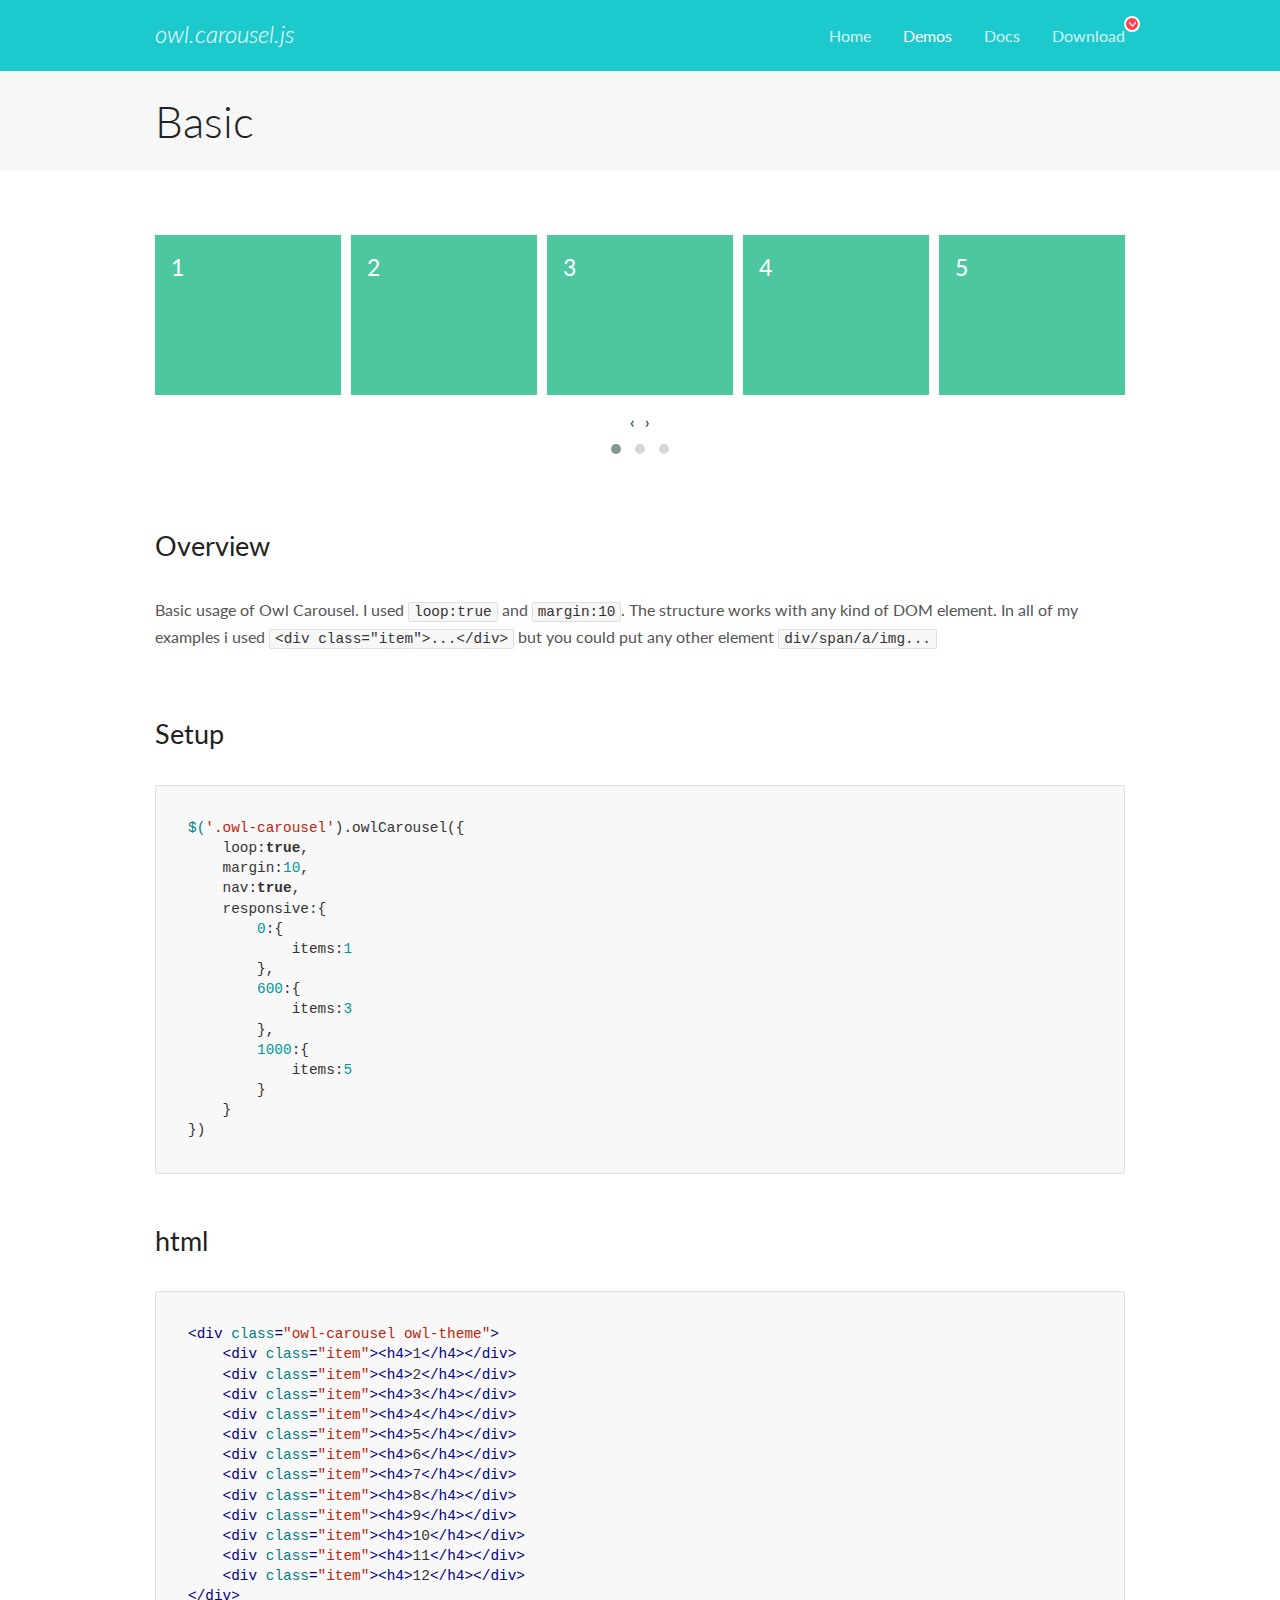
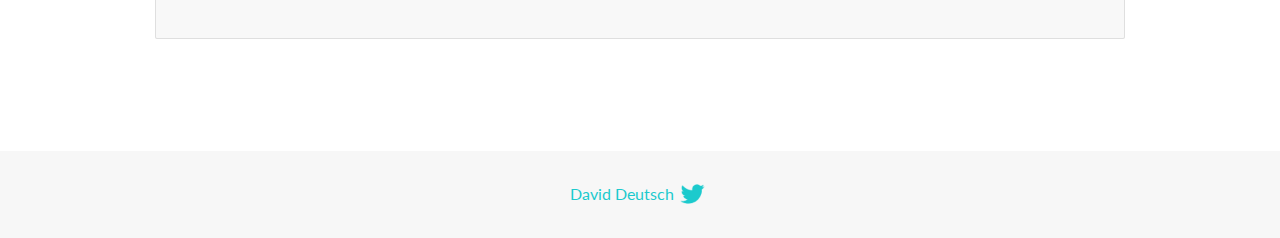
<file: OwlCarousel/OwlCarousel2-2.3.4/docs/demos/basic.html>
<!DOCTYPE html>
<html lang="en">
  <head>

    <!-- head -->
    <meta charset="utf-8">
    <meta name="msapplication-tap-highlight" content="no" />
    <meta name="viewport" content="width=device-width, initial-scale=1.0" />
    <meta name="description" content="Basic usage demo">
    <meta name="author" content="David Deutsch">
    <title>
      Basic Demo | Owl Carousel | 2.3.4
    </title>

    <!-- Stylesheets -->
    <link href='https://fonts.googleapis.com/css?family=Lato:300,400,700,400italic,300italic' rel='stylesheet' type='text/css'>
    <link rel="stylesheet" href="../assets/css/docs.theme.min.css">

    <!-- Owl Stylesheets -->
    <link rel="stylesheet" href="../assets/owlcarousel/assets/owl.carousel.min.css">
    <link rel="stylesheet" href="../assets/owlcarousel/assets/owl.theme.default.min.css">

    <!-- HTML5 shim and Respond.js IE8 support of HTML5 elements and media queries -->

    <!--[if lt IE 9]>
      <script src="https://oss.maxcdn.com/libs/html5shiv/3.7.0/html5shiv.js"></script>
      <script src="https://oss.maxcdn.com/libs/respond.js/1.3.0/respond.min.js"></script>
    <![endif]-->

    <!-- Favicons -->
    <link rel="apple-touch-icon-precomposed" sizes="144x144" href="../assets/ico/apple-touch-icon-144-precomposed.png">
    <link rel="shortcut icon" href="../assets/ico/favicon.png">
    <link rel="shortcut icon" href="favicon.ico">

    <!-- Yeah i know js should not be in header. Its required for demos.-->

    <!-- javascript -->
    <script src="../assets/vendors/jquery.min.js"></script>
    <script src="../assets/owlcarousel/owl.carousel.js"></script>
  </head>
  <body>

    <!-- header -->
    <header class="header">
      <div class="row">
        <div class="large-12 columns">
          <div class="brand left">
            <h3>
              <a href="/OwlCarousel2/">owl.carousel.js</a> 
            </h3>
          </div>
          <a id="toggle-nav" class="right">
            <span></span> <span></span> <span></span> 
          </a> 
          <div class="nav-bar">
            <ul class="clearfix">
              <li> <a href="/OwlCarousel2/index.html">Home</a>  </li>
              <li class="active">
                <a href="/OwlCarousel2/demos/demos.html">Demos</a> 
              </li>
              <li> <a href="/OwlCarousel2/docs/started-welcome.html">Docs</a>  </li>
              <li>
                <a href="https://github.com/OwlCarousel2/OwlCarousel2/archive/2.3.4.zip">Download</a> 
                <span class="download"></span> 
              </li>
            </ul>
          </div>
        </div>
      </div>
    </header>

    <!-- title -->
    <section class="title">
      <div class="row">
        <div class="large-12 columns">
          <h1>Basic</h1>
        </div>
      </div>
    </section>

    <!--  Demos -->
    <section id="demos">
      <div class="row">
        <div class="large-12 columns">
          <div class="owl-carousel owl-theme">
            <div class="item">
              <h4>1</h4>
            </div>
            <div class="item">
              <h4>2</h4>
            </div>
            <div class="item">
              <h4>3</h4>
            </div>
            <div class="item">
              <h4>4</h4>
            </div>
            <div class="item">
              <h4>5</h4>
            </div>
            <div class="item">
              <h4>6</h4>
            </div>
            <div class="item">
              <h4>7</h4>
            </div>
            <div class="item">
              <h4>8</h4>
            </div>
            <div class="item">
              <h4>9</h4>
            </div>
            <div class="item">
              <h4>10</h4>
            </div>
            <div class="item">
              <h4>11</h4>
            </div>
            <div class="item">
              <h4>12</h4>
            </div>
          </div>
          <h3 id="overview">Overview</h3>
          <p>Basic usage of Owl Carousel. I used <code>loop:true</code> and <code>margin:10</code>. The structure works with any kind of DOM element. In all of my examples i used <code>&lt;div class=&quot;item&quot;&gt;...&lt;/div&gt;</code> but you could
            put any other element <code>div/span/a/img...</code></p>
          <h3 id="setup">Setup</h3>
          <pre><code>$(&#39;.owl-carousel&#39;).owlCarousel({
    loop:true,
    margin:10,
    nav:true,
    responsive:{
        0:{
            items:1
        },
        600:{
            items:3
        },
        1000:{
            items:5
        }
    }
})</code></pre>
          <h3 id="html">html</h3>
          <pre><code>&lt;div class=&quot;owl-carousel owl-theme&quot;&gt;
    &lt;div class=&quot;item&quot;&gt;&lt;h4&gt;1&lt;/h4&gt;&lt;/div&gt;
    &lt;div class=&quot;item&quot;&gt;&lt;h4&gt;2&lt;/h4&gt;&lt;/div&gt;
    &lt;div class=&quot;item&quot;&gt;&lt;h4&gt;3&lt;/h4&gt;&lt;/div&gt;
    &lt;div class=&quot;item&quot;&gt;&lt;h4&gt;4&lt;/h4&gt;&lt;/div&gt;
    &lt;div class=&quot;item&quot;&gt;&lt;h4&gt;5&lt;/h4&gt;&lt;/div&gt;
    &lt;div class=&quot;item&quot;&gt;&lt;h4&gt;6&lt;/h4&gt;&lt;/div&gt;
    &lt;div class=&quot;item&quot;&gt;&lt;h4&gt;7&lt;/h4&gt;&lt;/div&gt;
    &lt;div class=&quot;item&quot;&gt;&lt;h4&gt;8&lt;/h4&gt;&lt;/div&gt;
    &lt;div class=&quot;item&quot;&gt;&lt;h4&gt;9&lt;/h4&gt;&lt;/div&gt;
    &lt;div class=&quot;item&quot;&gt;&lt;h4&gt;10&lt;/h4&gt;&lt;/div&gt;
    &lt;div class=&quot;item&quot;&gt;&lt;h4&gt;11&lt;/h4&gt;&lt;/div&gt;
    &lt;div class=&quot;item&quot;&gt;&lt;h4&gt;12&lt;/h4&gt;&lt;/div&gt;
&lt;/div&gt;</code></pre>
          <script>
            $(document).ready(function() {
              var owl = $('.owl-carousel');
              owl.owlCarousel({
                margin: 10,
                nav: true,
                loop: true,
                responsive: {
                  0: {
                    items: 1
                  },
                  600: {
                    items: 3
                  },
                  1000: {
                    items: 5
                  }
                }
              })
            })
          </script>
        </div>
      </div>
    </section>

    <!-- footer -->
    <footer class="footer">
      <div class="row">
        <div class="large-12 columns">
          <h5>
            <a href="/OwlCarousel2/docs/support-contact.html">David Deutsch</a> 
            <a id="custom-tweet-button" href="https://twitter.com/share?url=https://github.com/OwlCarousel2/OwlCarousel2&text=Owl Carousel - This is so awesome! " target="_blank"></a> 
          </h5>
        </div>
      </div>
    </footer>

    <!-- vendors -->
    <script src="../assets/vendors/highlight.js"></script>
    <script src="../assets/js/app.js"></script>
  </body>
</html>
</file>
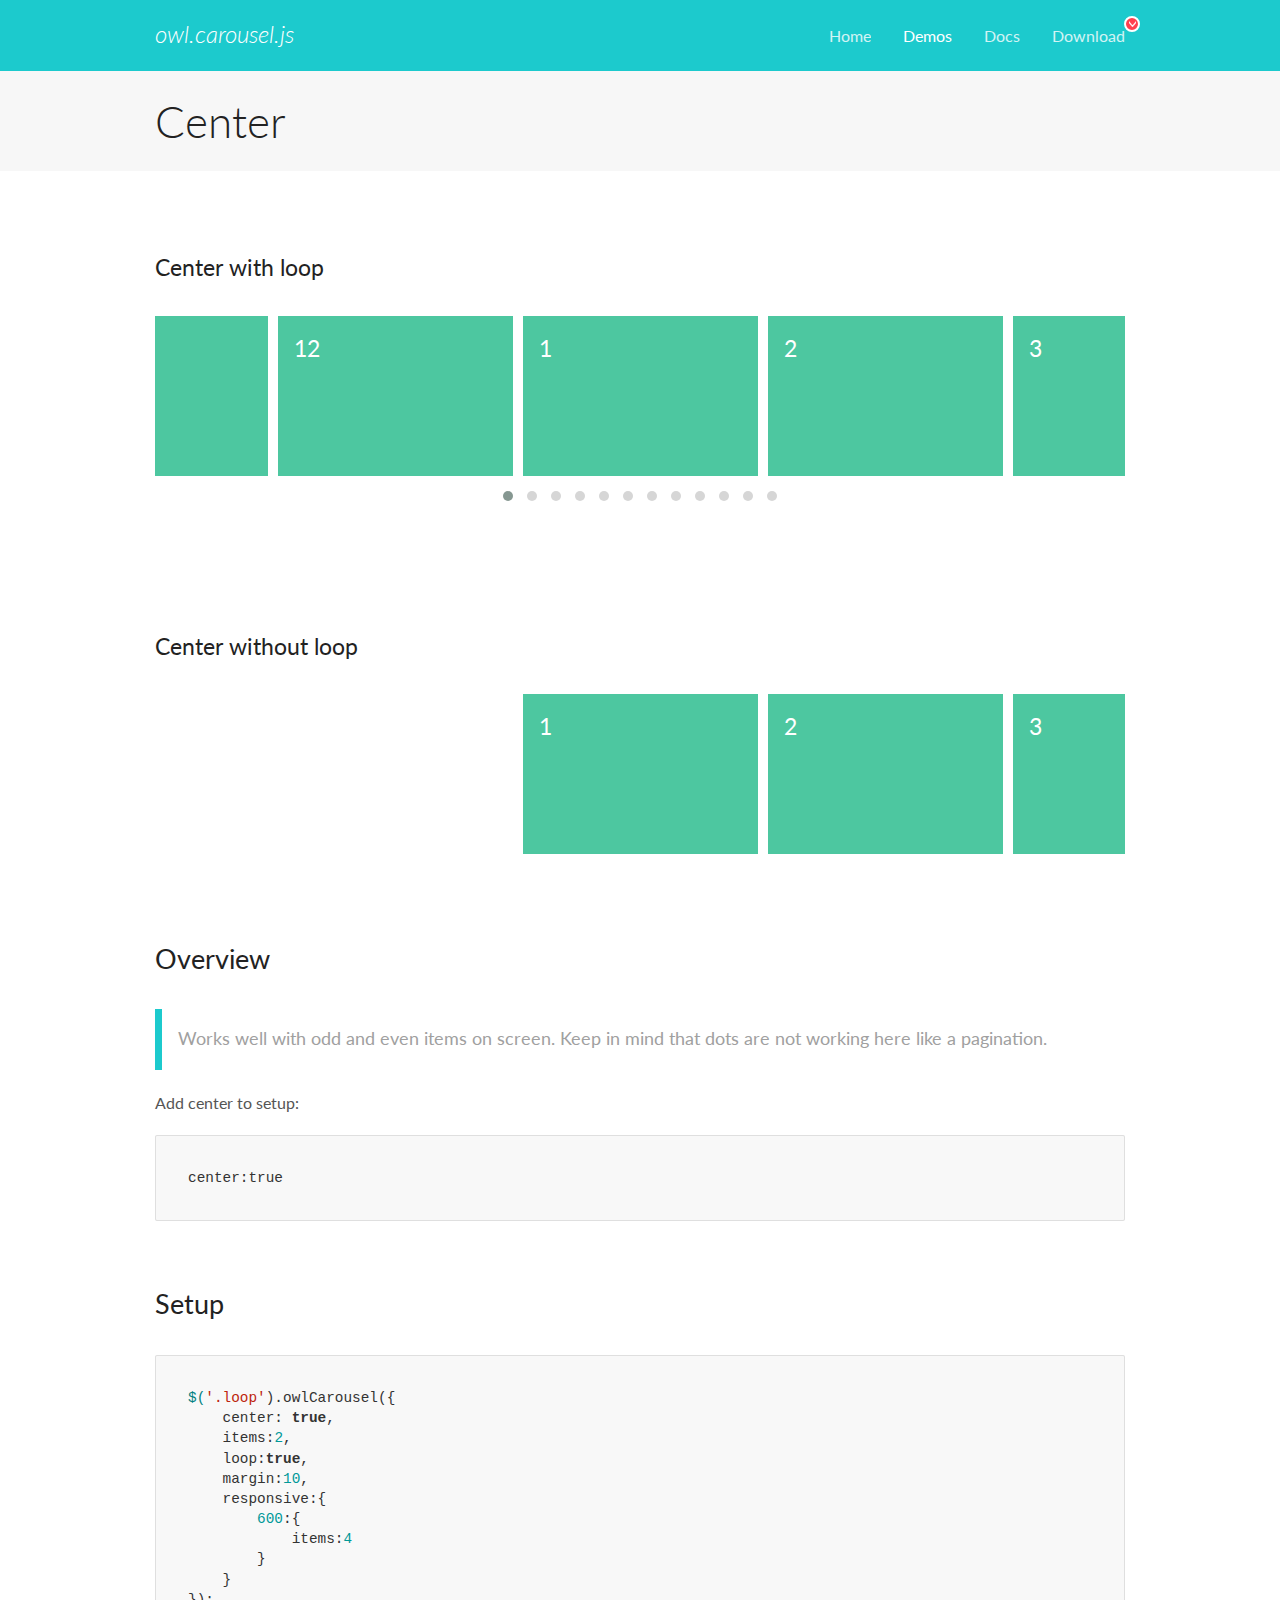
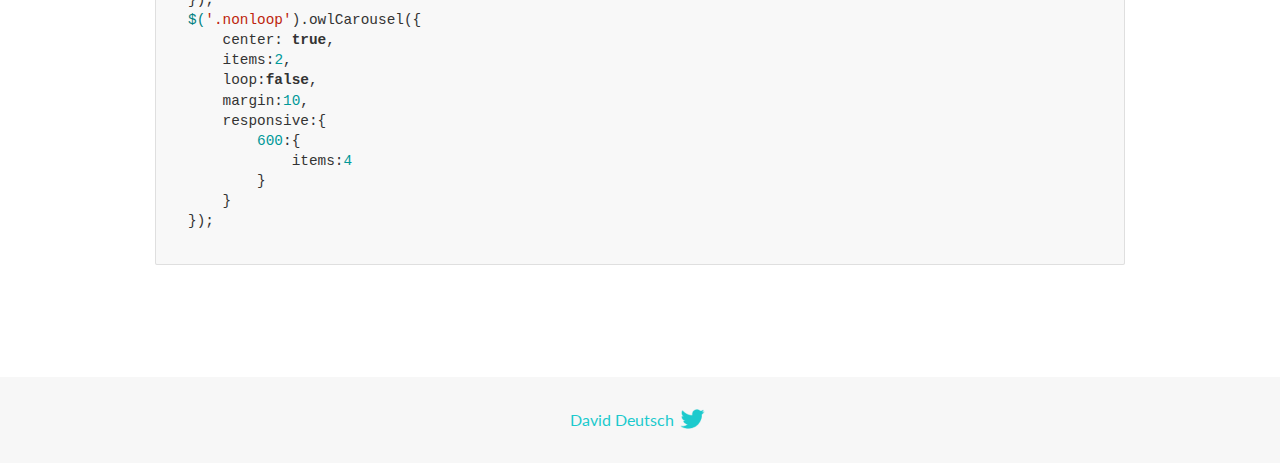
<file: OwlCarousel/OwlCarousel2-2.3.4/docs/demos/center.html>
<!DOCTYPE html>
<html lang="en">
  <head>

    <!-- head -->
    <meta charset="utf-8">
    <meta name="msapplication-tap-highlight" content="no" />
    <meta name="viewport" content="width=device-width, initial-scale=1.0" />
    <meta name="description" content="Center carousel">
    <meta name="author" content="David Deutsch">
    <title>
      Center Demo | Owl Carousel | 2.3.4
    </title>

    <!-- Stylesheets -->
    <link href='https://fonts.googleapis.com/css?family=Lato:300,400,700,400italic,300italic' rel='stylesheet' type='text/css'>
    <link rel="stylesheet" href="../assets/css/docs.theme.min.css">

    <!-- Owl Stylesheets -->
    <link rel="stylesheet" href="../assets/owlcarousel/assets/owl.carousel.min.css">
    <link rel="stylesheet" href="../assets/owlcarousel/assets/owl.theme.default.min.css">

    <!-- HTML5 shim and Respond.js IE8 support of HTML5 elements and media queries -->

    <!--[if lt IE 9]>
      <script src="https://oss.maxcdn.com/libs/html5shiv/3.7.0/html5shiv.js"></script>
      <script src="https://oss.maxcdn.com/libs/respond.js/1.3.0/respond.min.js"></script>
    <![endif]-->

    <!-- Favicons -->
    <link rel="apple-touch-icon-precomposed" sizes="144x144" href="../assets/ico/apple-touch-icon-144-precomposed.png">
    <link rel="shortcut icon" href="../assets/ico/favicon.png">
    <link rel="shortcut icon" href="favicon.ico">

    <!-- Yeah i know js should not be in header. Its required for demos.-->

    <!-- javascript -->
    <script src="../assets/vendors/jquery.min.js"></script>
    <script src="../assets/owlcarousel/owl.carousel.js"></script>
  </head>
  <body>

    <!-- header -->
    <header class="header">
      <div class="row">
        <div class="large-12 columns">
          <div class="brand left">
            <h3>
              <a href="/OwlCarousel2/">owl.carousel.js</a> 
            </h3>
          </div>
          <a id="toggle-nav" class="right">
            <span></span> <span></span> <span></span> 
          </a> 
          <div class="nav-bar">
            <ul class="clearfix">
              <li> <a href="/OwlCarousel2/index.html">Home</a>  </li>
              <li class="active">
                <a href="/OwlCarousel2/demos/demos.html">Demos</a> 
              </li>
              <li> <a href="/OwlCarousel2/docs/started-welcome.html">Docs</a>  </li>
              <li>
                <a href="https://github.com/OwlCarousel2/OwlCarousel2/archive/2.3.4.zip">Download</a> 
                <span class="download"></span> 
              </li>
            </ul>
          </div>
        </div>
      </div>
    </header>

    <!-- title -->
    <section class="title">
      <div class="row">
        <div class="large-12 columns">
          <h1>Center</h1>
        </div>
      </div>
    </section>

    <!--  Demos -->
    <section id="demos">
      <div class="row">
        <div class="large-12 columns">
          <h4 id="center-with-loop">Center with loop</h4>
          <div class="loop owl-carousel owl-theme">
            <div class="item">
              <h4>1</h4>
            </div>
            <div class="item">
              <h4>2</h4>
            </div>
            <div class="item">
              <h4>3</h4>
            </div>
            <div class="item">
              <h4>4</h4>
            </div>
            <div class="item">
              <h4>5</h4>
            </div>
            <div class="item">
              <h4>6</h4>
            </div>
            <div class="item">
              <h4>7</h4>
            </div>
            <div class="item">
              <h4>8</h4>
            </div>
            <div class="item">
              <h4>9</h4>
            </div>
            <div class="item">
              <h4>10</h4>
            </div>
            <div class="item">
              <h4>11</h4>
            </div>
            <div class="item">
              <h4>12</h4>
            </div>
          </div>
          <br>
          <h4 id="center-without-loop">Center without loop</h4>
          <div class="nonloop owl-carousel">
            <div class="item">
              <h4>1</h4>
            </div>
            <div class="item">
              <h4>2</h4>
            </div>
            <div class="item">
              <h4>3</h4>
            </div>
            <div class="item">
              <h4>4</h4>
            </div>
            <div class="item">
              <h4>5</h4>
            </div>
            <div class="item">
              <h4>6</h4>
            </div>
            <div class="item">
              <h4>7</h4>
            </div>
            <div class="item">
              <h4>8</h4>
            </div>
            <div class="item">
              <h4>9</h4>
            </div>
            <div class="item">
              <h4>10</h4>
            </div>
            <div class="item">
              <h4>11</h4>
            </div>
            <div class="item">
              <h4>12</h4>
            </div>
          </div>
          <h3 id="overview">Overview</h3>
          <blockquote>
            <p>Works well with odd and even items on screen. Keep in mind that dots are not working here like a pagination.</p>
          </blockquote>
          <p>Add center to setup:</p>
          <pre><code>center:true</code></pre>
          <h3 id="setup">Setup</h3>
          <pre><code>$(&#39;.loop&#39;).owlCarousel({
    center: true,
    items:2,
    loop:true,
    margin:10,
    responsive:{
        600:{
            items:4
        }
    }
});
$(&#39;.nonloop&#39;).owlCarousel({
    center: true,
    items:2,
    loop:false,
    margin:10,
    responsive:{
        600:{
            items:4
        }
    }
});</code></pre>
          <script>
            jQuery(document).ready(function($) {
              $('.loop').owlCarousel({
                center: true,
                items: 2,
                loop: true,
                margin: 10,
                responsive: {
                  600: {
                    items: 4
                  }
                }
              });
              $('.nonloop').owlCarousel({
                center: true,
                items: 2,
                loop: false,
                margin: 10,
                responsive: {
                  600: {
                    items: 4
                  }
                }
              });
            });
          </script>
        </div>
      </div>
    </section>

    <!-- footer -->
    <footer class="footer">
      <div class="row">
        <div class="large-12 columns">
          <h5>
            <a href="/OwlCarousel2/docs/support-contact.html">David Deutsch</a> 
            <a id="custom-tweet-button" href="https://twitter.com/share?url=https://github.com/OwlCarousel2/OwlCarousel2&text=Owl Carousel - This is so awesome! " target="_blank"></a> 
          </h5>
        </div>
      </div>
    </footer>

    <!-- vendors -->
    <script src="../assets/vendors/highlight.js"></script>
    <script src="../assets/js/app.js"></script>
  </body>
</html>
</file>
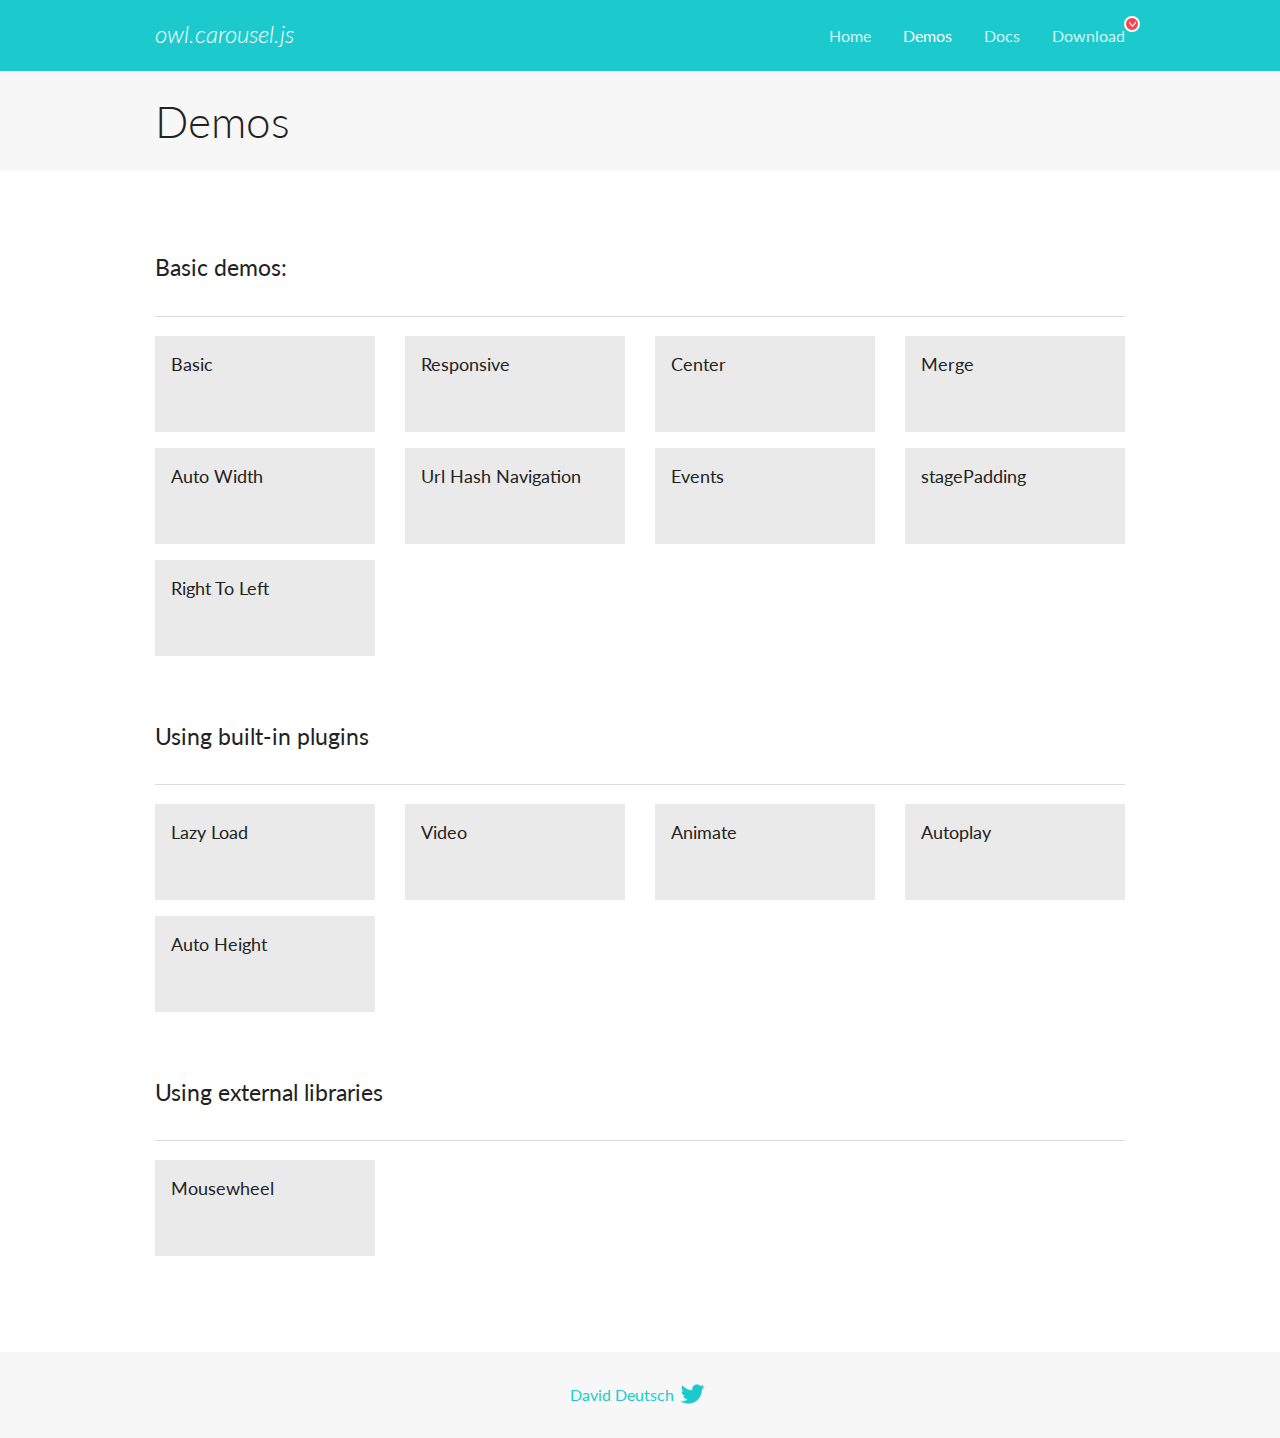
<file: OwlCarousel/OwlCarousel2-2.3.4/docs/demos/demos.html>
<!DOCTYPE html>
<html lang="en">
  <head>

    <!-- head -->
    <meta charset="utf-8">
    <meta name="msapplication-tap-highlight" content="no" />
    <meta name="viewport" content="width=device-width, initial-scale=1.0" />
    <meta name="description" content="A list of Owl Carousel examples.">
    <meta name="author" content="David Deutsch">
    <title>
      Demos | Owl Carousel | 2.3.4
    </title>

    <!-- Stylesheets -->
    <link href='https://fonts.googleapis.com/css?family=Lato:300,400,700,400italic,300italic' rel='stylesheet' type='text/css'>
    <link rel="stylesheet" href="../assets/css/docs.theme.min.css">

    <!-- Owl Stylesheets -->
    <link rel="stylesheet" href="../assets/owlcarousel/assets/owl.carousel.min.css">
    <link rel="stylesheet" href="../assets/owlcarousel/assets/owl.theme.default.min.css">

    <!-- HTML5 shim and Respond.js IE8 support of HTML5 elements and media queries -->

    <!--[if lt IE 9]>
      <script src="https://oss.maxcdn.com/libs/html5shiv/3.7.0/html5shiv.js"></script>
      <script src="https://oss.maxcdn.com/libs/respond.js/1.3.0/respond.min.js"></script>
    <![endif]-->

    <!-- Favicons -->
    <link rel="apple-touch-icon-precomposed" sizes="144x144" href="../assets/ico/apple-touch-icon-144-precomposed.png">
    <link rel="shortcut icon" href="../assets/ico/favicon.png">
    <link rel="shortcut icon" href="favicon.ico">

    <!-- Yeah i know js should not be in header. Its required for demos.-->

    <!-- javascript -->
    <script src="../assets/vendors/jquery.min.js"></script>
    <script src="../assets/owlcarousel/owl.carousel.js"></script>
  </head>
  <body>

    <!-- header -->
    <header class="header">
      <div class="row">
        <div class="large-12 columns">
          <div class="brand left">
            <h3>
              <a href="/OwlCarousel2/">owl.carousel.js</a> 
            </h3>
          </div>
          <a id="toggle-nav" class="right">
            <span></span> <span></span> <span></span> 
          </a> 
          <div class="nav-bar">
            <ul class="clearfix">
              <li> <a href="/OwlCarousel2/index.html">Home</a>  </li>
              <li class="active">
                <a href="/OwlCarousel2/demos/demos.html">Demos</a> 
              </li>
              <li> <a href="/OwlCarousel2/docs/started-welcome.html">Docs</a>  </li>
              <li>
                <a href="https://github.com/OwlCarousel2/OwlCarousel2/archive/2.3.4.zip">Download</a> 
                <span class="download"></span> 
              </li>
            </ul>
          </div>
        </div>
      </div>
    </header>

    <!-- title -->
    <section class="title">
      <div class="row">
        <div class="large-12 columns">
          <h1>Demos</h1>
        </div>
      </div>
    </section>

    <!--  Demos -->
    <section id="demos">
      <div class="row">
        <div class="large-12 columns">
          <h4 id="basic-demos-">Basic demos:</h4>
          <hr>
          <div class="demo-list">
            <div class="row">
              <div class="small-6 medium-4 large-3 columns">
                <a href="basic.html" class="demo-block">
                  <h5>Basic </h5>
                </a> 
              </div>
              <div class="small-6 medium-4 large-3 columns">
                <a href="responsive.html" class="demo-block">
                  <h5>Responsive </h5>
                </a> 
              </div>
              <div class="small-6 medium-4 large-3 columns">
                <a href="center.html" class="demo-block">
                  <h5>Center </h5>
                </a> 
              </div>
              <div class="small-6 medium-4 large-3 columns">
                <a href="merge.html" class="demo-block">
                  <h5>Merge </h5>
                </a> 
              </div>
              <div class="small-6 medium-4 large-3 columns">
                <a href="autowidth.html" class="demo-block">
                  <h5>Auto Width </h5>
                </a> 
              </div>
              <div class="small-6 medium-4 large-3 columns">
                <a href="urlhashnav.html" class="demo-block">
                  <h5>Url Hash Navigation </h5>
                </a> 
              </div>
              <div class="small-6 medium-4 large-3 columns">
                <a href="events.html" class="demo-block">
                  <h5>Events </h5>
                </a> 
              </div>
              <div class="small-6 medium-4 large-3 columns">
                <a href="stagepadding.html" class="demo-block">
                  <h5>stagePadding </h5>
                </a> 
              </div>
              <div class="small-6 medium-4 large-3 columns">
                <a href="rtl.html" class="demo-block">
                  <h5>Right To Left </h5>
                </a> 
              </div>
            </div>
          </div>
          <h4 id="using-built-in-plugins">Using built-in plugins</h4>
          <hr>
          <div class="demo-list">
            <div class="row">
              <div class="small-6 medium-4 large-3 columns">
                <a href="lazyLoad.html" class="demo-block">
                  <h5>Lazy Load </h5>
                </a> 
              </div>
              <div class="small-6 medium-4 large-3 columns">
                <a href="video.html" class="demo-block">
                  <h5>Video </h5>
                </a> 
              </div>
              <div class="small-6 medium-4 large-3 columns">
                <a href="animate.html" class="demo-block">
                  <h5>Animate </h5>
                </a> 
              </div>
              <div class="small-6 medium-4 large-3 columns">
                <a href="autoplay.html" class="demo-block">
                  <h5>Autoplay </h5>
                </a> 
              </div>
              <div class="small-6 medium-4 large-3 columns">
                <a href="autoheight.html" class="demo-block">
                  <h5>Auto Height </h5>
                </a> 
              </div>
            </div>
          </div>
          <h4 id="using-external-libraries">Using external libraries</h4>
          <hr>
          <div class="demo-list">
            <div class="row">
              <div class="small-6 medium-4 large-3 columns">
                <a href="mousewheel.html" class="demo-block">
                  <h5>Mousewheel </h5>
                </a> 
              </div>
            </div>
          </div>
        </div>
      </div>
    </section>

    <!-- footer -->
    <footer class="footer">
      <div class="row">
        <div class="large-12 columns">
          <h5>
            <a href="/OwlCarousel2/docs/support-contact.html">David Deutsch</a> 
            <a id="custom-tweet-button" href="https://twitter.com/share?url=https://github.com/OwlCarousel2/OwlCarousel2&text=Owl Carousel - This is so awesome! " target="_blank"></a> 
          </h5>
        </div>
      </div>
    </footer>

    <!-- vendors -->
    <script src="../assets/vendors/highlight.js"></script>
    <script src="../assets/js/app.js"></script>
  </body>
</html>
</file>
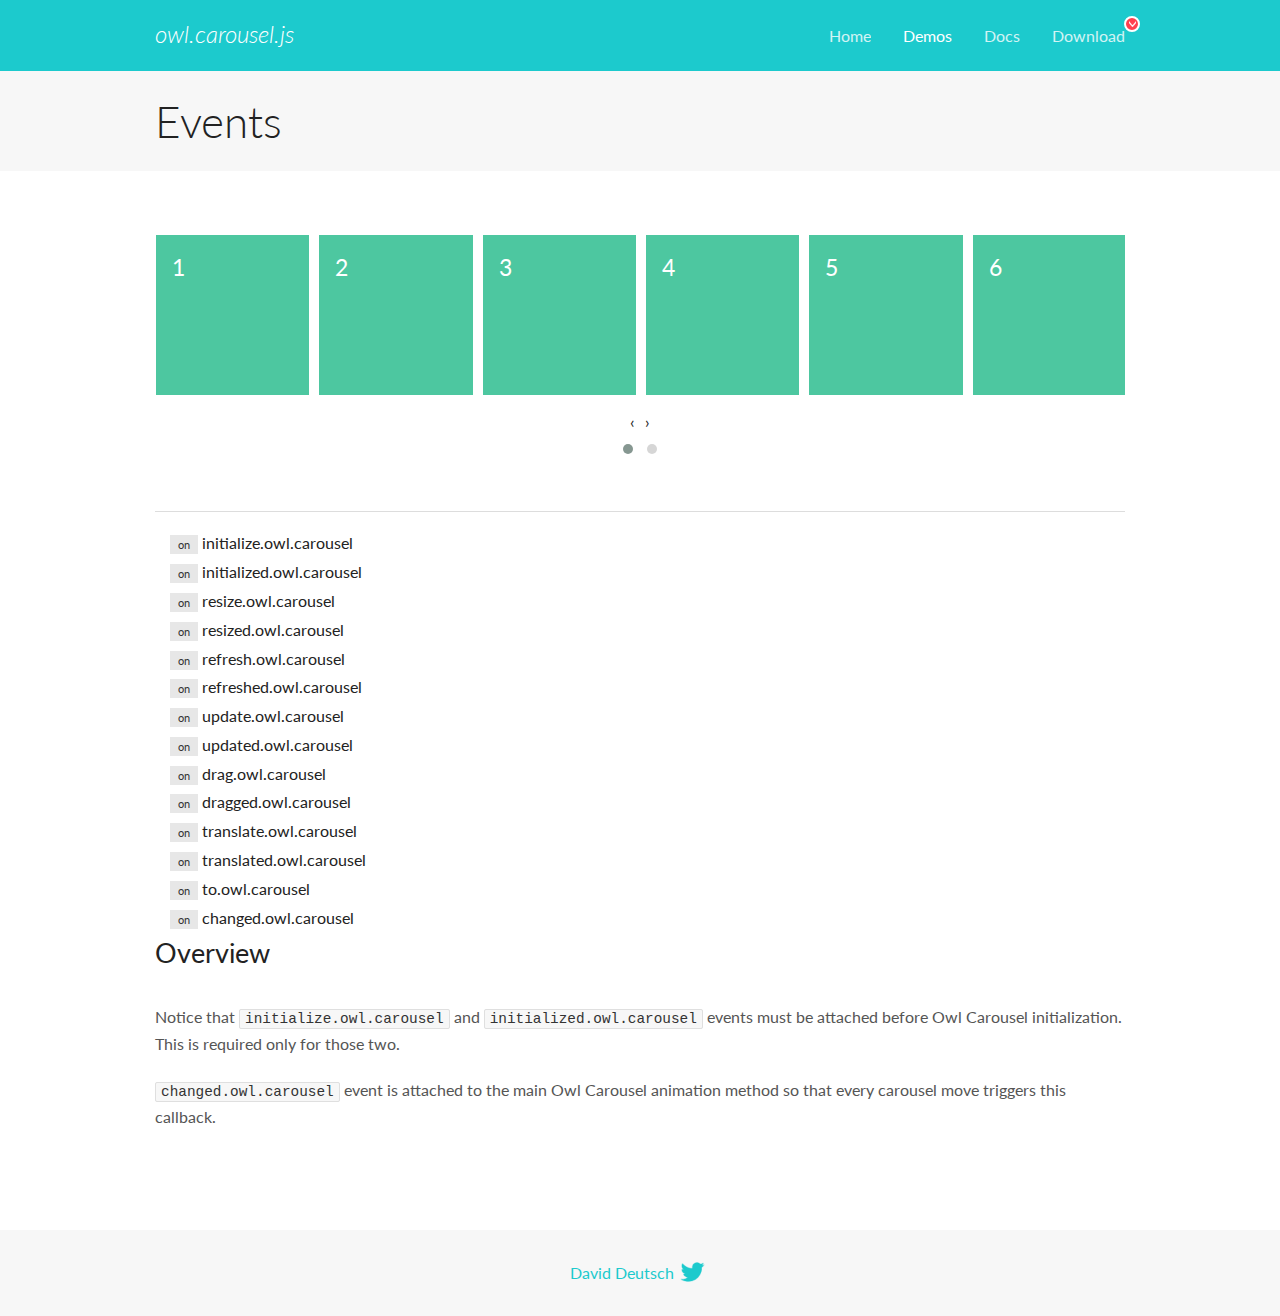
<file: OwlCarousel/OwlCarousel2-2.3.4/docs/demos/events.html>
<!DOCTYPE html>
<html lang="en">
  <head>

    <!-- head -->
    <meta charset="utf-8">
    <meta name="msapplication-tap-highlight" content="no" />
    <meta name="viewport" content="width=device-width, initial-scale=1.0" />
    <meta name="description" content="Events usage demo">
    <meta name="author" content="David Deutsch">
    <title>
      Events Demo | Owl Carousel | 2.3.4
    </title>

    <!-- Stylesheets -->
    <link href='https://fonts.googleapis.com/css?family=Lato:300,400,700,400italic,300italic' rel='stylesheet' type='text/css'>
    <link rel="stylesheet" href="../assets/css/docs.theme.min.css">

    <!-- Owl Stylesheets -->
    <link rel="stylesheet" href="../assets/owlcarousel/assets/owl.carousel.min.css">
    <link rel="stylesheet" href="../assets/owlcarousel/assets/owl.theme.default.min.css">

    <!-- HTML5 shim and Respond.js IE8 support of HTML5 elements and media queries -->

    <!--[if lt IE 9]>
      <script src="https://oss.maxcdn.com/libs/html5shiv/3.7.0/html5shiv.js"></script>
      <script src="https://oss.maxcdn.com/libs/respond.js/1.3.0/respond.min.js"></script>
    <![endif]-->

    <!-- Favicons -->
    <link rel="apple-touch-icon-precomposed" sizes="144x144" href="../assets/ico/apple-touch-icon-144-precomposed.png">
    <link rel="shortcut icon" href="../assets/ico/favicon.png">
    <link rel="shortcut icon" href="favicon.ico">

    <!-- Yeah i know js should not be in header. Its required for demos.-->

    <!-- javascript -->
    <script src="../assets/vendors/jquery.min.js"></script>
    <script src="../assets/owlcarousel/owl.carousel.js"></script>
  </head>
  <body>

    <!-- header -->
    <header class="header">
      <div class="row">
        <div class="large-12 columns">
          <div class="brand left">
            <h3>
              <a href="/OwlCarousel2/">owl.carousel.js</a> 
            </h3>
          </div>
          <a id="toggle-nav" class="right">
            <span></span> <span></span> <span></span> 
          </a> 
          <div class="nav-bar">
            <ul class="clearfix">
              <li> <a href="/OwlCarousel2/index.html">Home</a>  </li>
              <li class="active">
                <a href="/OwlCarousel2/demos/demos.html">Demos</a> 
              </li>
              <li> <a href="/OwlCarousel2/docs/started-welcome.html">Docs</a>  </li>
              <li>
                <a href="https://github.com/OwlCarousel2/OwlCarousel2/archive/2.3.4.zip">Download</a> 
                <span class="download"></span> 
              </li>
            </ul>
          </div>
        </div>
      </div>
    </header>

    <!-- title -->
    <section class="title">
      <div class="row">
        <div class="large-12 columns">
          <h1>Events</h1>
        </div>
      </div>
    </section>

    <!--  Demos -->
    <section id="demos">
      <div class="row">
        <div class="large-12 columns">
          <div class="owl-carousel owl-theme">
            <div class="item">
              <h4>1</h4>
            </div>
            <div class="item">
              <h4>2</h4>
            </div>
            <div class="item">
              <h4>3</h4>
            </div>
            <div class="item">
              <h4>4</h4>
            </div>
            <div class="item">
              <h4>5</h4>
            </div>
            <div class="item">
              <h4>6</h4>
            </div>
            <div class="item">
              <h4>7</h4>
            </div>
            <div class="item">
              <h4>8</h4>
            </div>
            <div class="item">
              <h4>9</h4>
            </div>
            <div class="item">
              <h4>10</h4>
            </div>
            <div class="item">
              <h4>11</h4>
            </div>
            <div class="item">
              <h4>12</h4>
            </div>
          </div>
          <hr>
          <div class="large-12 columns callbacks">
            <div><span class="label secondary initialize">on</span>  initialize.owl.carousel </div>
            <div><span class="label secondary initialized">on</span>  initialized.owl.carousel </div>
            <div><span class="label secondary resize">on</span>  resize.owl.carousel </div>
            <div><span class="label secondary resized">on</span>  resized.owl.carousel </div>
            <div><span class="label secondary refresh">on</span>  refresh.owl.carousel </div>
            <div><span class="label secondary refreshed">on</span>  refreshed.owl.carousel </div>
            <div><span class="label secondary update">on</span>  update.owl.carousel </div>
            <div><span class="label secondary updated">on</span>  updated.owl.carousel </div>
            <div><span class="label secondary drag">on</span>  drag.owl.carousel </div>
            <div><span class="label secondary dragged">on</span>  dragged.owl.carousel </div>
            <div><span class="label secondary translate">on</span>  translate.owl.carousel </div>
            <div><span class="label secondary translated">on</span>  translated.owl.carousel </div>
            <div><span class="label secondary to">on</span>  to.owl.carousel </div>
            <div><span class="label secondary changed">on</span>  changed.owl.carousel </div>
          </div>
          <h3 id="overview">Overview</h3>
          <p>Notice that <code>initialize.owl.carousel</code> and <code>initialized.owl.carousel</code> events must be attached before Owl Carousel initialization. This is required only for those two.</p>
          <p><code>changed.owl.carousel</code> event is attached to the main Owl Carousel animation method so that every carousel move triggers this callback.</p>
          <script>
            jQuery(document).ready(function($) {
              var owl = $('.owl-carousel');
              owl.on('initialize.owl.carousel initialized.owl.carousel ' +
                'initialize.owl.carousel initialize.owl.carousel ' +
                'resize.owl.carousel resized.owl.carousel ' +
                'refresh.owl.carousel refreshed.owl.carousel ' +
                'update.owl.carousel updated.owl.carousel ' +
                'drag.owl.carousel dragged.owl.carousel ' +
                'translate.owl.carousel translated.owl.carousel ' +
                'to.owl.carousel changed.owl.carousel',
                function(e) {
                  $('.' + e.type)
                    .removeClass('secondary')
                    .addClass('success');
                  window.setTimeout(function() {
                    $('.' + e.type)
                      .removeClass('success')
                      .addClass('secondary');
                  }, 500);
                });
              owl.owlCarousel({
                loop: true,
                nav: true,
                lazyLoad: true,
                margin: 10,
                video: true,
                responsive: {
                  0: {
                    items: 1
                  },
                  600: {
                    items: 3
                  },
                  960: {
                    items: 5,
                  },
                  1200: {
                    items: 6
                  }
                }
              });
            });
          </script>
        </div>
      </div>
    </section>

    <!-- footer -->
    <footer class="footer">
      <div class="row">
        <div class="large-12 columns">
          <h5>
            <a href="/OwlCarousel2/docs/support-contact.html">David Deutsch</a> 
            <a id="custom-tweet-button" href="https://twitter.com/share?url=https://github.com/OwlCarousel2/OwlCarousel2&text=Owl Carousel - This is so awesome! " target="_blank"></a> 
          </h5>
        </div>
      </div>
    </footer>

    <!-- vendors -->
    <script src="../assets/vendors/highlight.js"></script>
    <script src="../assets/js/app.js"></script>
  </body>
</html>
</file>
